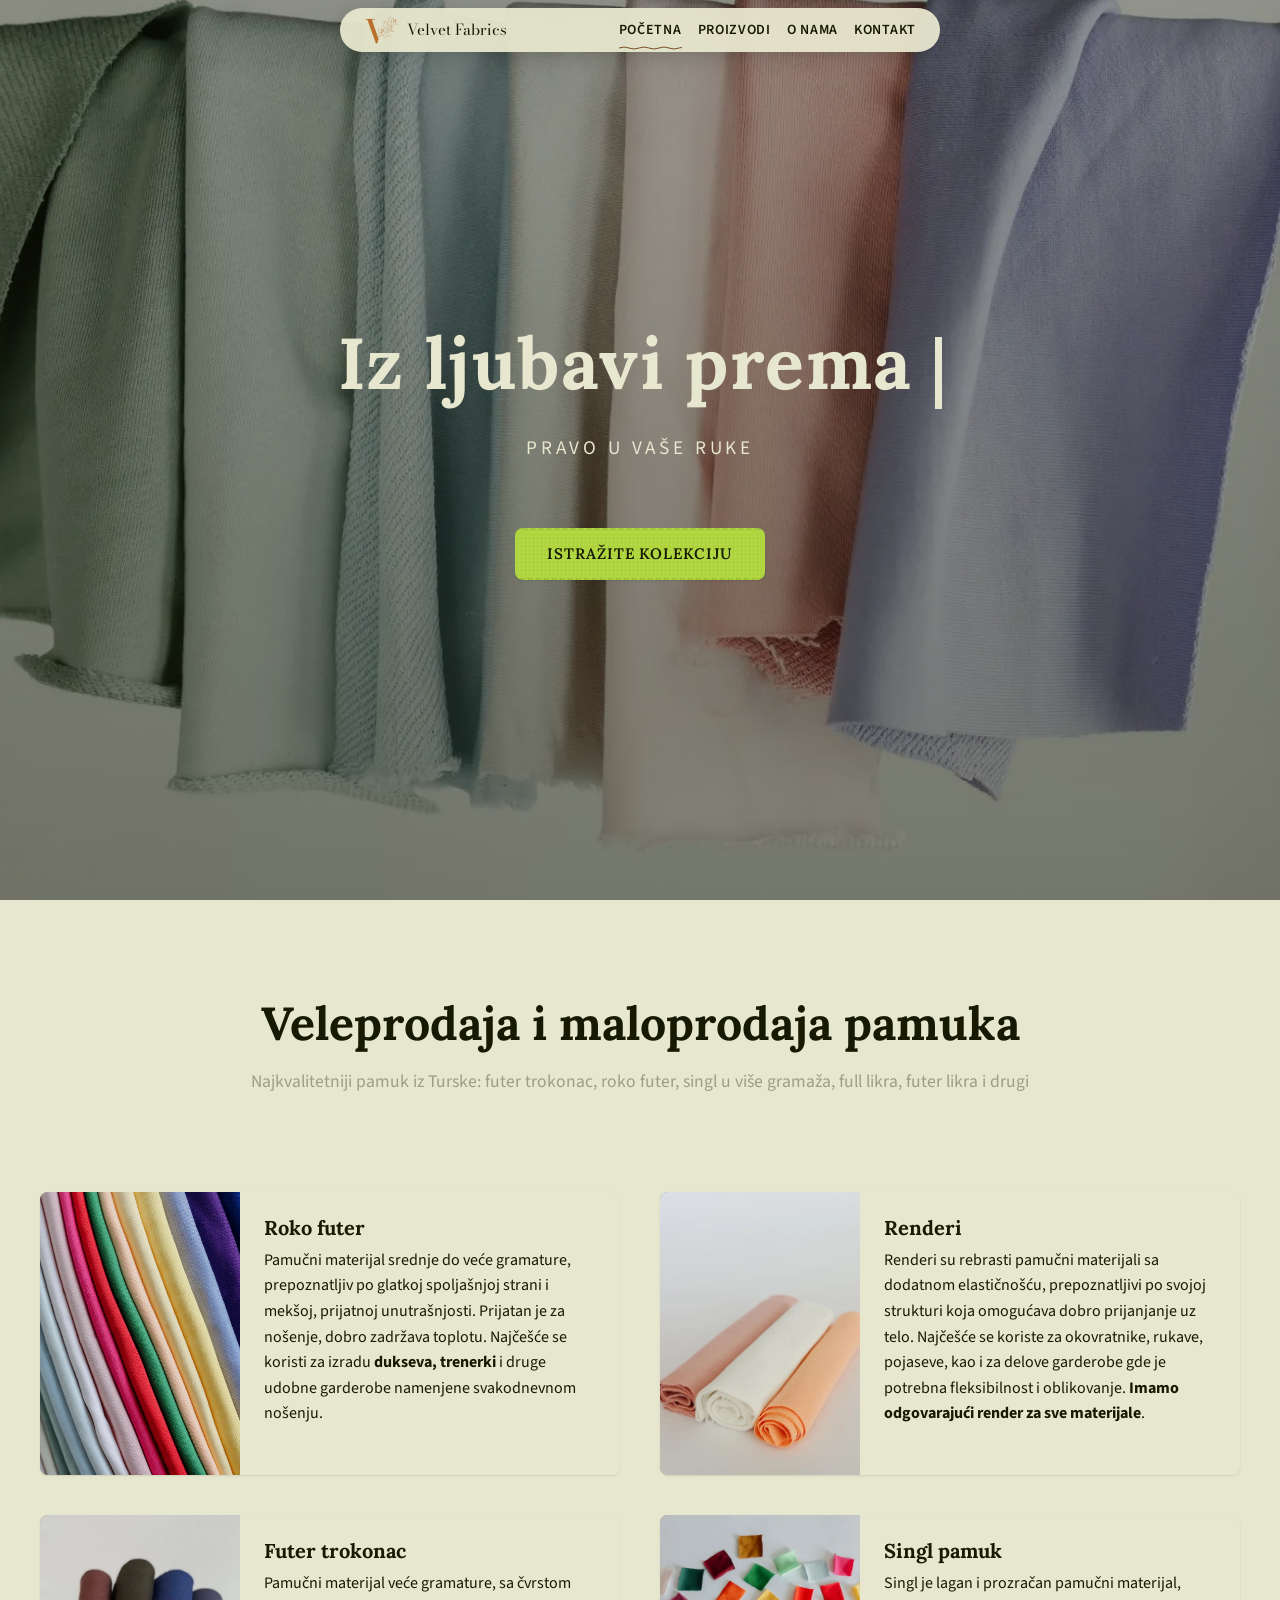
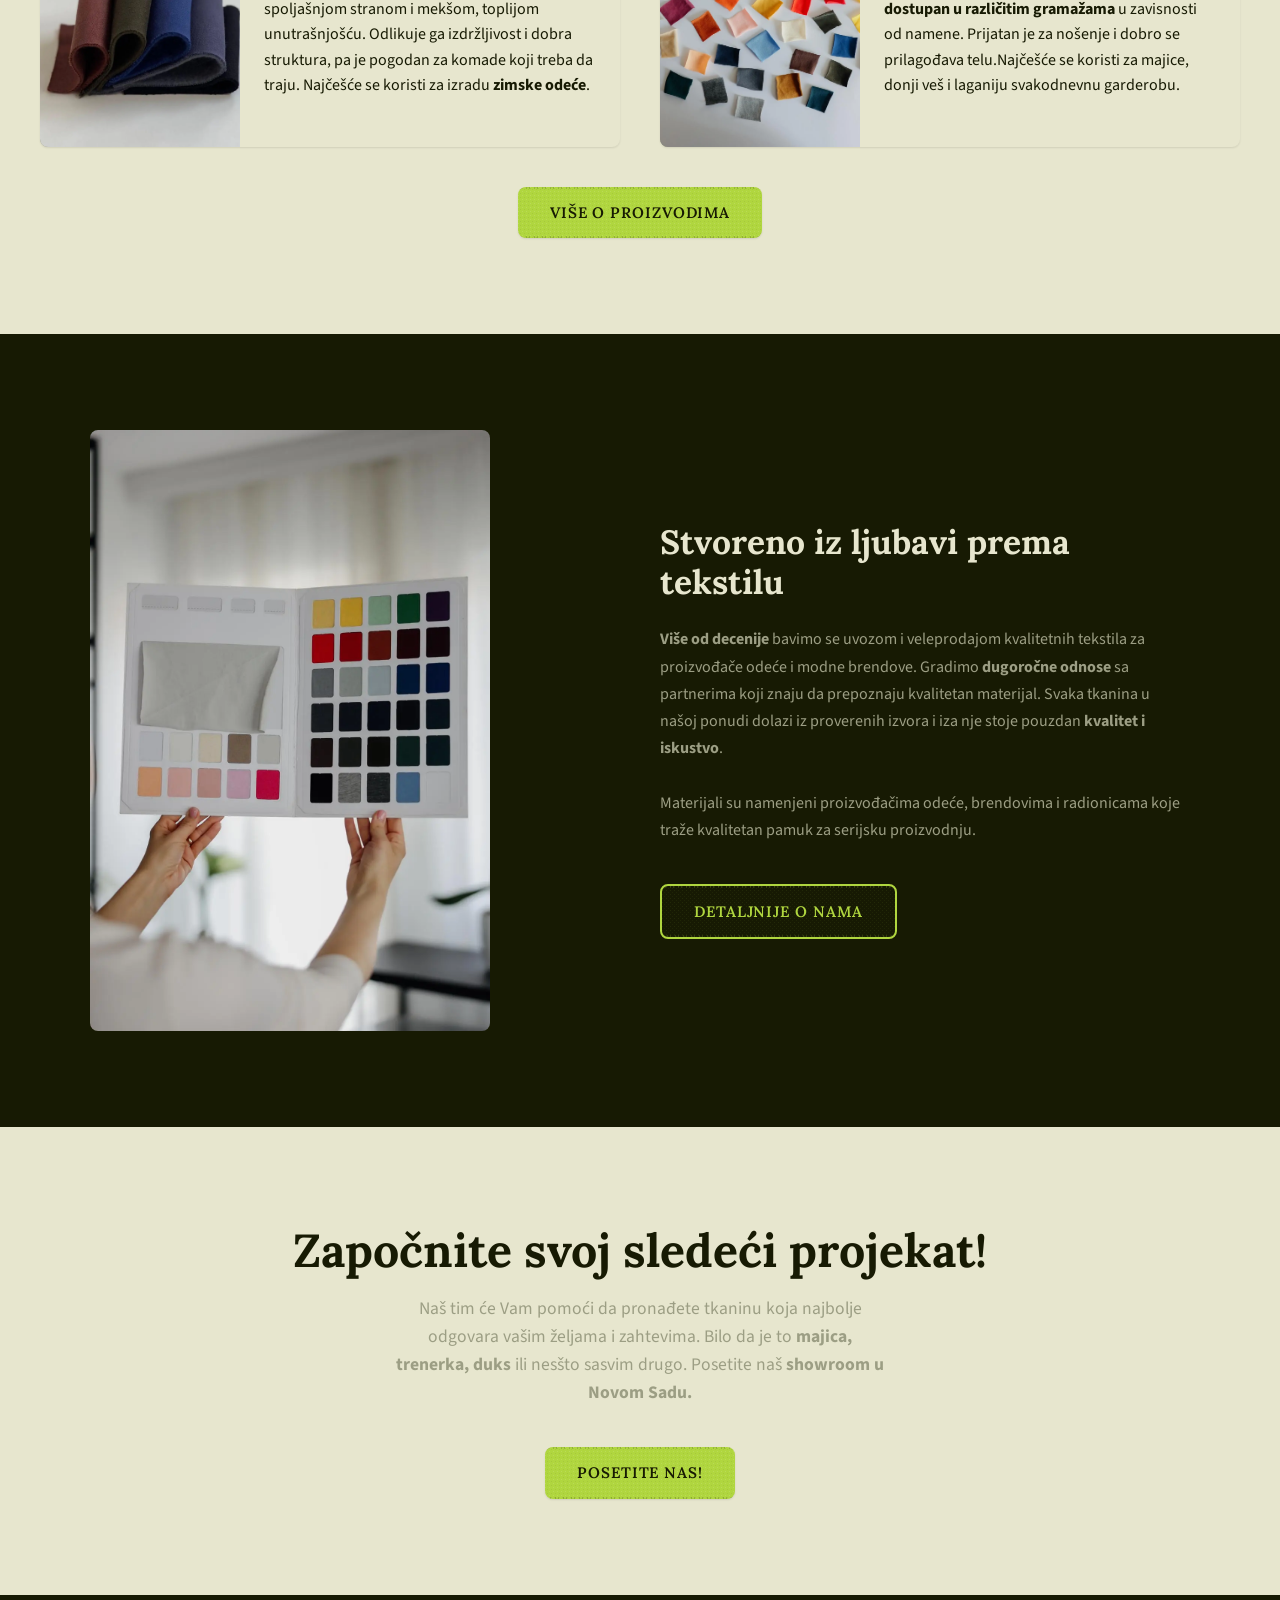
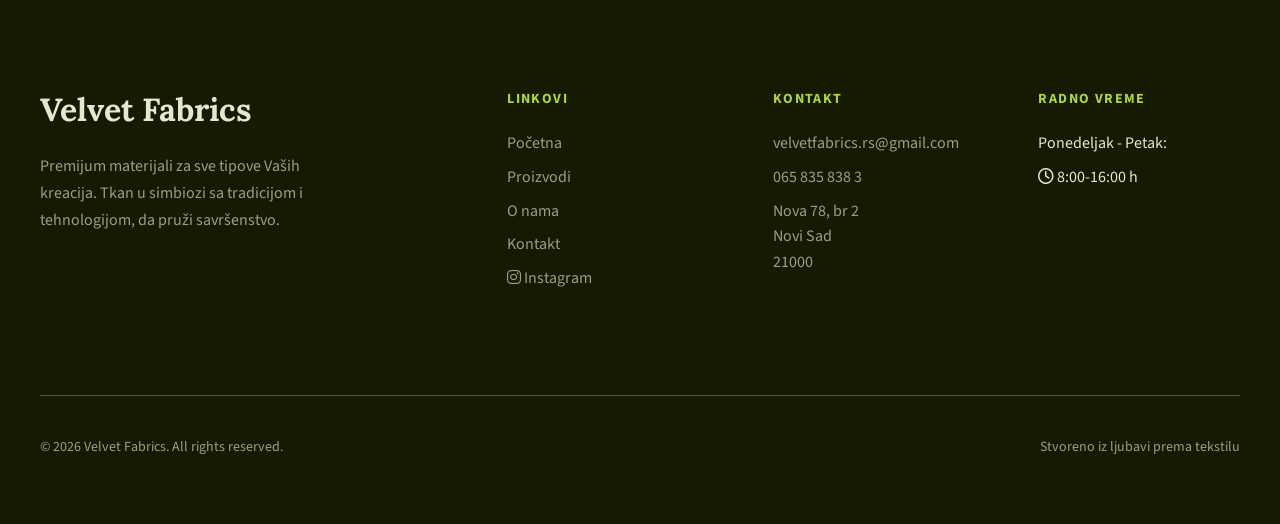
<file: index.html>
<!DOCTYPE html>
<html lang="sr">

<head>
  <meta charset="UTF-8">
  <meta name="viewport" content="width=device-width, initial-scale=1.0">
  <title>Velvet Fabrics | Veleprodaja premijum pamučnih materijala</title>

  <!-- Meta tags SEO -->
  <meta name="description"
    content="Veleprodaja premijum pamučnih materijala iz uvoza iz Turske. Velvet Fabrics Novi Sad – kvalitetni materijali za proizvođače odeće u Srbiji.">
  <meta name="robots" content="index, follow">
  <meta name="author" content="Velvet Fabrics">
  <meta name="geo.region" content="RS-VO">
  <meta name="geo.placename" content="Novi Sad">
  <meta name="geo.position" content="45.2671;19.8335">
  <meta name="ICBM" content="45.2671, 19.8335">

  <meta property="og:type" content="website">
  <meta property="og:title" content="Velvet Fabrics – Veleprodaja pamučnih materijala">
  <meta property="og:description" content="Premijum pamuk i pamučni materijali iz Turske za proizvođače odeće.">
  <meta property="og:url" content="https://velvetfabrics.rs">
  <meta property="og:image" content="https://velvetfabrics.rs/assets/img/og-image.jpg">
  <meta property="og:locale" content="sr_RS">

  <link rel="alternate" hreflang="sr-RS" href="https://velvetfabrics.rs">
  <link rel="alternate" hreflang="x-default" href="https://velvetfabrics.rs">
  <link rel="canonical" href="https://velvetfabrics.rs">

  <!-- Fonts -->
  <link rel="preconnect" href="https://fonts.googleapis.com">
  <link rel="preconnect" href="https://fonts.gstatic.com" crossorigin>
  <link
    href="https://fonts.googleapis.com/css2?family=Bodoni+Moda:opsz,wght@6..96,400;6..96,500&family=Lora:ital,wght@0,400;0,500;0,600;1,400&family=Source+Sans+Pro:wght@400;600;700&display=swap"
    rel="stylesheet">

  <!-- Styles -->
  <link rel="stylesheet" href="assets/css/style.css">

  <!-- Icons -->
  <link rel="icon" type="image/png" href="assets/img/V-logo-48px.png">
  <link rel="stylesheet" href="https://cdnjs.cloudflare.com/ajax/libs/font-awesome/6.4.0/css/all.min.css">

  <!-- Schema.org -->
  <script type="application/ld+json">
  {
    "@context": "https://schema.org",
    "@type": "WholesaleStore",
    "name": "Velvet Fabrics",
    "description": "Veleprodaja premijum pamučnih materijala iz uvoza iz Turske za tržište Srbije",
    "url": "https://velvetfabrics.rs",
    "email": "velvetfabrics.rs@gmail.com",
    "telephone": "+381 65 835 838 3",
    "sameAs": [
      "https://instagram.com/fabrika_tekstila"
    ],
    "address": {
      "@type": "PostalAddress",
      "streetAddress": "Nova 78, br 2",
      "addressLocality": "Novi Sad",
      "postalCode": "21000",
      "addressCountry": "RS"
    },
    "areaServed": {
      "@type": "Country",
      "name": "Serbia"
    },
    "openingHoursSpecification": {
    "@type": "OpeningHoursSpecification",
    "dayOfWeek": [
      "Monday","Tuesday","Wednesday","Thursday","Friday"
    ],
    "opens": "08:00",
    "closes": "16:00"
    }
  }
  </script>

  <!-- Breadcrumb Schema -->
  <script type="application/ld+json">
  {
    "@context": "https://schema.org",
    "@type": "BreadcrumbList",
    "itemListElement": [
      {
        "@type": "ListItem",
        "position": 1,
        "name": "Početna",
        "item": "https://velvetfabrics.rs/index.html"
      }
    ]
  }
  </script>
</head>

<body>
  <!-- Skip to Content -->
  <a href="#main" class="skip-link">Skip to main content</a>

  <!-- Navigation -->
  <nav class="navbar compact" role="navigation" aria-label="Main navigation">
    <div class="navbar-container">
      <a href="index.html" class="logo">
        <picture>
          <source srcset="assets/img/V-logo-transparent.webp" type="image/webp">
          <img src="assets/img/V-logo-transparent.png" alt="Velvet Fabrics logo - Veleprodaja pamučnih materijal"
            class="logo-icon">
        </picture> Velvet
        Fabrics
      </a>

      <ul class="nav-links">
        <li><a href="index.html" class="nav-link active">Početna</a></li>
        <li><a href="proizvodi/" class="nav-link">Proizvodi</a></li>
        <li><a href="o-nama/" class="nav-link">O nama</a></li>
        <li><a href="kontakt/" class="nav-link">Kontakt</a></li>
      </ul>

      <button class="hamburger" aria-label="Toggle menu" aria-expanded="false" aria-controls="mobile-menu">
        <span></span>
        <span></span>
        <span></span>
      </button>
    </div>
  </nav>

  <!-- Mobile Menu -->
  <div class="mobile-menu" id="mobile-menu" role="dialog" aria-label="Mobile navigation" aria-hidden="true">
    <ul class="nav-links">
      <li><a href="index.html" class="nav-link">Početna</a></li>
      <li><a href="proizvodi/" class="nav-link">Proizvodi</a></li>
      <li><a href="o-nama/" class="nav-link">O nama</a></li>
      <li><a href="kontakt/" class="nav-link">Kontakt</a></li>
    </ul>
  </div>
  <div class="menu-overlay" aria-hidden="true"></div>

  <!-- Main Content -->
  <main class="page-content" id="main">
    <!-- Hero Section -->
    <section class="hero">
      <div class="hero-image">
        <picture>
          <source srcset="assets/img/hero.webp" type="image/webp">
          <img src="assets/img/hero.jpg" alt="Premijum pamučni materijali i tekstil iz Turske - Velvet Fabrics"
            loading="lazy">
        </picture>
      </div>
      <div class="hero-overlay"></div>
      <div class="hero-content">
        <h1 class="hero-title"><span class="typewriter" data-text="Iz ljubavi prema tekstilu."></span><span
            class="cursor"></span></h1>
        <p class="hero-subtitle"><span class="subtitle-animate"><span class="highlight-marker">Pravo u vaše
              ruke</span></span></p>
        <div class="hero-cta">
          <a href="#featured-products" class="btn btn-textile">Istražite kolekciju</a>
        </div>
      </div>
    </section>

    <!-- Featured Products -->
    <section class="section">
      <div class="container">
        <div class="section-header animate-on-scroll">
          <h2 class="section-title" id="featured-products">Veleprodaja i maloprodaja pamuka</h2>
          <p class="section-subtitle">Najkvalitetniji pamuk iz Turske: futer trokonac, roko futer, singl u više gramaža,
            full likra, futer likra i drugi </p>
        </div>

        <div class="product-grid">
          <article class="product-card animate-on-scroll">
            <div class="product-image">
              <picture>
                <source srcset="assets/img/roko-futer-3-velvet-fabrics.webp" type="image/webp">
                <img src="assets/img/roko-futer-3-velvet-fabrics.jpg"
                  alt="Roko futer u raznim bojama idealan za dukseve i trenerke" loading="lazy">
              </picture>
            </div>
            <div class="product-info">
              <h3 class="product-name">Roko futer</h3>
              <p class="product-description">Pamučni materijal srednje do veće gramature, prepoznatljiv po glatkoj
                spoljašnjoj strani i mekšoj, prijatnoj unutrašnjosti. Prijatan je za nošenje, dobro zadržava toplotu.
                Najčešće se koristi za izradu<strong> dukseva, trenerki</strong> i druge udobne garderobe namenjene
                svakodnevnom nošenju.</p>
            </div>
          </article>

          <article class="product-card animate-on-scroll">
            <div class="product-image">
              <picture>
                <source srcset="assets/img/renderi.webp" type="image/webp">
                <img src="assets/img/renderi.jpg" alt="Renderi u svim bojama za okovratnike i rukave" loading="lazy">
              </picture>
            </div>
            <div class="product-info">
              <h3 class="product-name">Renderi</h3>
              <p class="product-description">Renderi su rebrasti pamučni materijali sa dodatnom elastičnošću,
                prepoznatljivi po svojoj strukturi koja omogućava dobro prijanjanje uz telo. Najčešće se koriste za
                okovratnike, rukave, pojaseve, kao i za delove garderobe gde je potrebna fleksibilnost i oblikovanje.
                <strong>Imamo odgovarajući render za sve materijale</strong>.
              </p>
            </div>
          </article>

          <article class="product-card animate-on-scroll">
            <div class="product-image">
              <picture>
                <source srcset="assets/img/futer-trokonac.webp" type="image/webp">
                <img src="assets/img/futer-trokonac.jpg"
                  alt="Futer trokonac pamuk veće gramature za zimske dukseve i trenerke" loading="lazy">
              </picture>
            </div>
            <div class="product-info">
              <h3 class="product-name">Futer trokonac</h3>
              <p class="product-description">Pamučni materijal veće gramature, sa čvrstom spoljašnjom stranom i mekšom,
                toplijom unutrašnjošću. Odlikuje ga izdržljivost i dobra struktura, pa je pogodan za komade koji treba
                da traju. Najčešće se koristi za izradu <strong>zimske odeće</strong>.</p>
            </div>
          </article>

          <article class="product-card animate-on-scroll">
            <div class="product-image">
              <picture>
                <source srcset="assets/img/singl-4-velvet-vabrics.webp" type="image/webp">
                <img src="assets/img/singl-4-velvet-vabrics.jpg"
                  alt="Singl pamuk različitih gramaža za proizvodnju majica i letnje odeće" loading="lazy">
              </picture>
            </div>
            <div class="product-info">
              <h3 class="product-name">Singl pamuk</h3>
              <p class="product-description">Singl je lagan i prozračan pamučni materijal, <strong>dostupan u različitim
                  gramažama</strong> u zavisnosti od namene. Prijatan je za nošenje i dobro se prilagođava telu.Najčešće
                se koristi za majice, donji veš i laganiju svakodnevnu garderobu.</p>
            </div>
          </article>
        </div>

        <div class="text-center mt-lg animate-on-scroll">
          <a href="proizvodi/" class="btn btn-textile">Više o proizvodima</a>
        </div>
      </div>
    </section>

    <!-- Brand Story -->
    <section class="section section-dark">
      <div class="container">
        <div class="featured-grid">
          <div class="featured-image animate-on-scroll">
            <picture>
              <source srcset="assets/img/slika13.webp" type="image/webp">
              <img src="assets/img/slika13.jpg" alt="Uvoz tekstila i veleprodaja pamuka u Novom Sadu"" loading=" lazy">
            </picture>
          </div>
          <div class="featured-content animate-on-scroll">
            <h3>Stvoreno iz ljubavi prema tekstilu</h3>
            <p><strong>Više od decenije</strong> bavimo se uvozom i veleprodajom kvalitetnih tekstila za proizvođače
              odeće i modne brendove. Gradimo <strong>dugoročne odnose</strong> sa partnerima koji znaju da prepoznaju
              kvalitetan materijal. Svaka tkanina u našoj ponudi dolazi iz proverenih izvora i iza nje stoje pouzdan
              <strong>kvalitet i iskustvo</strong>.
              <br><br>
              Materijali su namenjeni proizvođačima odeće, brendovima i radionicama koje traže kvalitetan pamuk za
              serijsku proizvodnju.
            </p>
            <a href="o-nama/" class="btn btn-outline">Detaljnije o nama</a>
          </div>
        </div>
      </div>
    </section>

    <!-- Call to Action -->
    <section class="section">
      <div class="container text-center animate-on-scroll">
        <h2 class="section-title">Započnite svoj sledeći projekat!</h2>
        <p class="section-subtitle" style="max-width: 500px; margin: 0 auto var(--space-lg);">Naš tim će Vam pomoći da
          pronađete tkaninu koja najbolje odgovara vašim željama i zahtevima. Bilo da je to <strong>majica, trenerka,
            duks </strong>ili nesšto sasvim drugo. Posetite naš <strong>showroom u Novom Sadu.</strong></p>
        <a href="kontakt/" class="btn btn-textile">Posetite nas!</a>
      </div>
    </section>
  </main>

  <!-- Footer -->
  <footer class="footer">
    <div class="container">
      <div class="footer-grid">
        <div class="footer-brand">
          <h3>Velvet Fabrics</h3>
          <p>Premijum materijali za sve tipove Vaših kreacija. Tkan u simbiozi sa tradicijom i tehnologijom, da pruži
            savršenstvo.</p>
        </div>

        <div class="footer-section">
          <h4 class="footer-title">Linkovi</h4>
          <ul class="footer-links">
            <li><a href="index.html">Početna</a></li>
            <li><a href="proizvodi/">Proizvodi</a></li>
            <li><a href="o-nama/">O nama</a></li>
            <li><a href="kontakt/">Kontakt</a></li>
            <li><a href="https://www.instagram.com/fabrika_tekstila/" target="_blank" rel="noopener"><i
                  class="fab fa-instagram"></i> Instagram</a></li>
          </ul>
        </div>

        <div class="footer-section">
          <h4 class="footer-title">Kontakt</h4>
          <ul class="footer-links">
            <li><a href="#" class="protected-link" data-type="email"
                data-encoded="dmVsdmV0ZmFicmljcy5yc0BnbWFpbC5jb20">velvetfabrics.rs@gmail.com</a></li>
            <li><a href="#" class="protected-link" data-type="phone" data-encoded="MDY1IDgzNSA4MzggMw==">065 835 838
                3</a></li>
            <li><a href="https://maps.google.com/?q=Nova+78+br+2+Novi+Sad+21000" target="_blank" rel="noopener">Nova 78,
                br 2<br>Novi Sad<br>21000</a></li>
          </ul>
        </div>

        <div class="footer-section">
          <h4 class="footer-title">Radno vreme</h4>
          <ul class="footer-links">
            <li>Ponedeljak - Petak:</li>
            <li><i class="far fa-clock"></i> 8:00-16:00 h</li>
          </ul>
        </div>
      </div>

      <div class="footer-bottom">
        <p>&copy; 2026 Velvet Fabrics. All rights reserved.</p>
        <p>Stvoreno iz ljubavi prema tekstilu</p>
      </div>
    </div>
  </footer>

  <!-- Go to Top Button -->
  <button id="goToTop" class="go-to-top" aria-label="Go to top">
    <i class="fas fa-arrow-up"></i>
  </button>

  <!-- Scripts -->
  <script src="assets/js/main.js"></script>
</body>

</html>
</file>
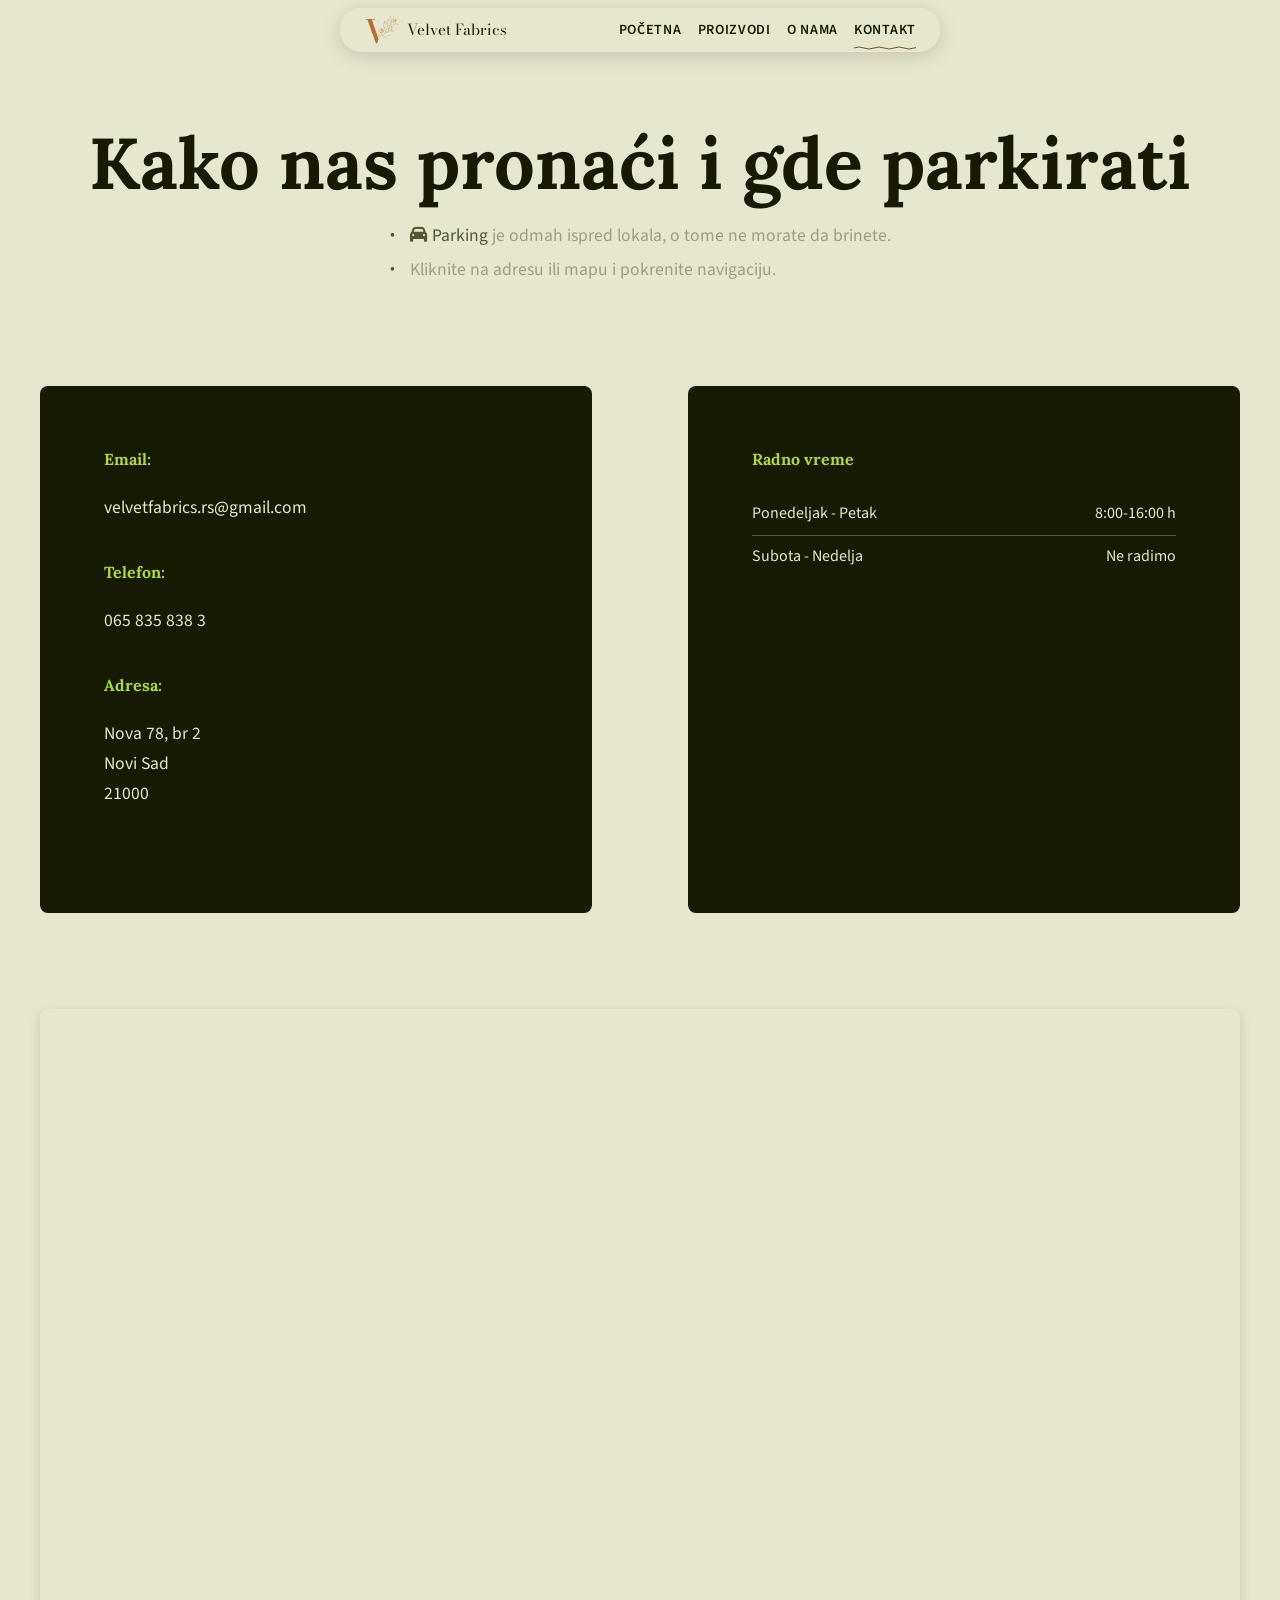
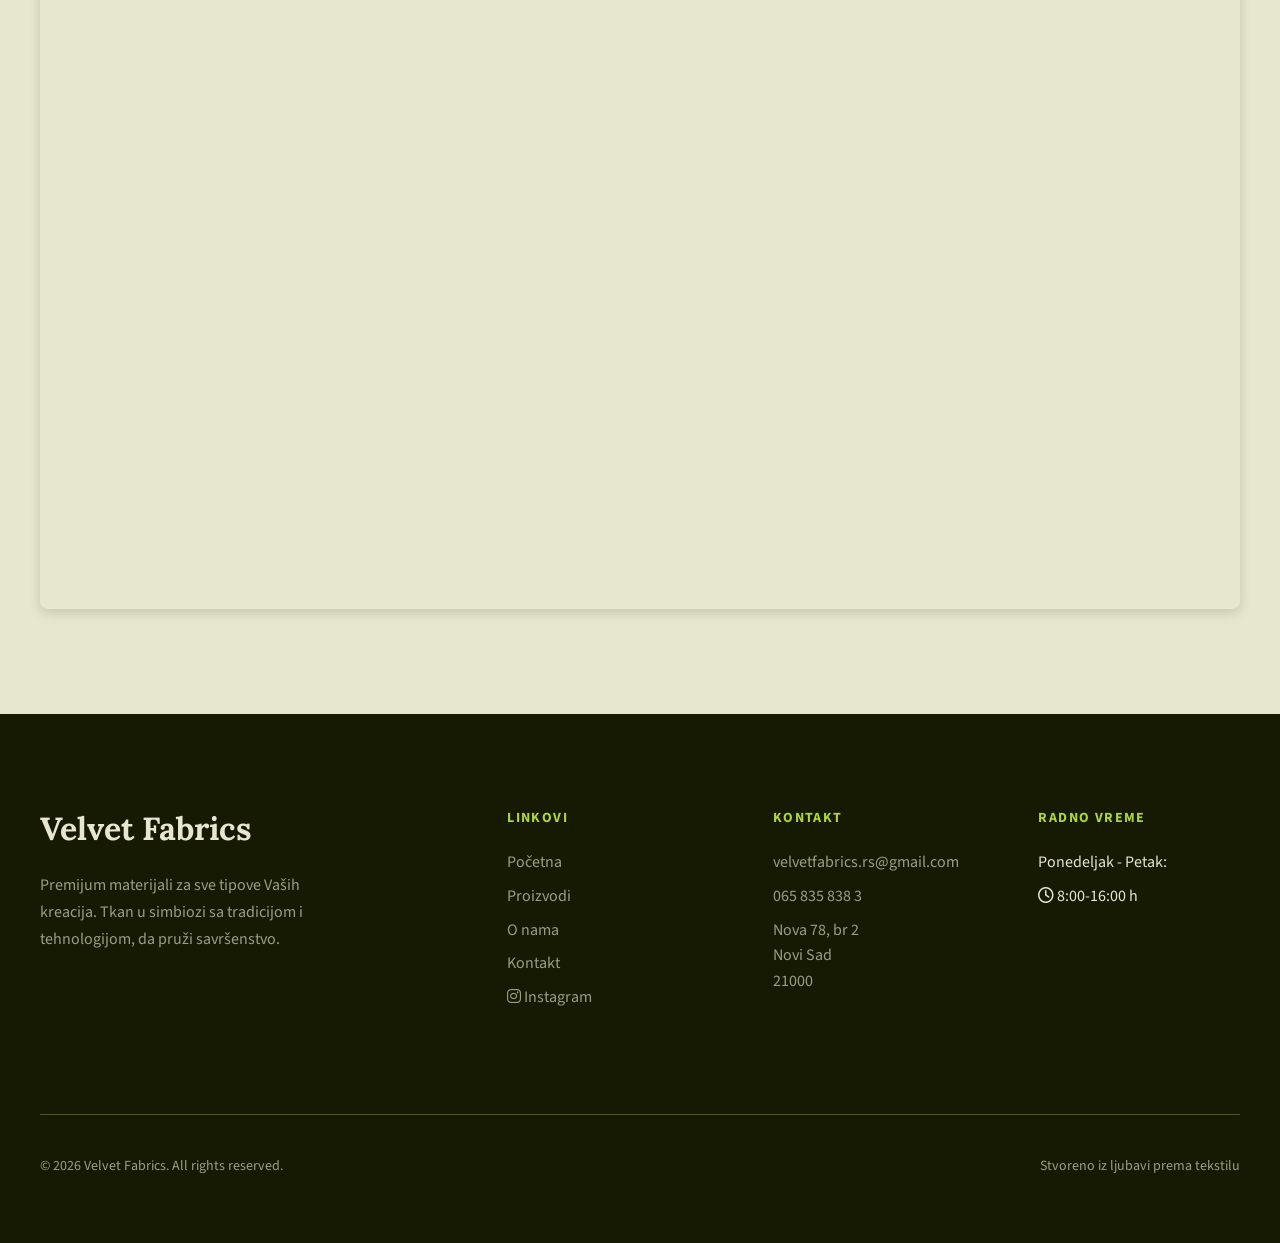
<file: kontakt/index.html>
<!DOCTYPE html>
<html lang="sr">

<head>
  <meta charset="UTF-8">
  <meta name="viewport" content="width=device-width, initial-scale=1.0">
  <title>Kontakt | Velvet Fabrics - Novi Sad</title>

  <!-- meta tags SEO -->
  <meta name="description"
    content="Kontaktirajte Velvet Fabrics – veleprodaja pamučnih materijala u Novom Sadu. Posetite naš showroom i pogledajte materijale uživo.">
  <meta name="robots" content="index, follow">
  <meta name="author" content="Velvet Fabrics">
  <meta name="geo.region" content="RS-VO">
  <meta name="geo.placename" content="Novi Sad">
  <meta name="geo.position" content="45.2671;19.8335">
  <meta name="ICBM" content="45.2671, 19.8335">

  <meta property="og:type" content="website">
  <meta property="og:title" content="Kontakt – Velvet Fabrics Novi Sad">
  <meta property="og:description" content="Posetite nas i pogledajte pamučne materijale uživo.">
  <meta property="og:url" content="https://velvetfabrics.rs/kontakt/">
  <meta property="og:image" content="https://velvetfabrics.rs/assets/img/og-image.jpg">
  <meta property="og:locale" content="sr_RS">

  <link rel="alternate" hreflang="sr-RS" href="https://velvetfabrics.rs/kontakt/">
  <link rel="alternate" hreflang="x-default" href="https://velvetfabrics.rs/kontakt/">
  <link rel="canonical" href="https://velvetfabrics.rs/kontakt/">

  <!-- Fonts -->
  <link rel="preconnect" href="https://fonts.googleapis.com">
  <link rel="preconnect" href="https://fonts.gstatic.com" crossorigin>
  <link
    href="https://fonts.googleapis.com/css2?family=Bodoni+Moda:opsz,wght@6..96,400;6..96,500&family=Lora:ital,wght@0,400;0,500;0,600;1,400&family=Source+Sans+Pro:wght@400;600;700&display=swap"
    rel="stylesheet">

  <!-- Styles -->
  <link rel="stylesheet" href="../assets/css/style.css">

  <!-- Icons -->
  <link rel="icon" type="image/png" href="../assets/img/V-logo-48px.png">
  <link rel="stylesheet" href="https://cdnjs.cloudflare.com/ajax/libs/font-awesome/6.4.0/css/all.min.css">

  <!-- Schema.org -->
  <script type="application/ld+json">
  {
    "@context": "https://schema.org",
    "@type": "WholesaleStore",
    "name": "Velvet Fabrics",
    "description": "Veleprodaja premijum pamučnih materijala iz uvoza iz Turske za tržište Srbije",
    "url": "https://velvetfabrics.rs",
    "email": "velvetfabrics.rs@gmail.com",
    "telephone": "+381 65 835 838 3",
    "sameAs": [
      "https://instagram.com/fabrika_tekstila"
    ],
    "address": {
      "@type": "PostalAddress",
      "streetAddress": "Nova 78, br 2",
      "addressLocality": "Novi Sad",
      "postalCode": "21000",
      "addressCountry": "RS"
    },
    "areaServed": {
      "@type": "Country",
      "name": "Serbia"
    },
    "openingHoursSpecification": {
    "@type": "OpeningHoursSpecification",
    "dayOfWeek": [
      "Monday","Tuesday","Wednesday","Thursday","Friday"
    ],
    "opens": "08:00",
    "closes": "16:00"
    }
  }
  </script>

  <!-- Breadcrumb Schema -->
  <script type="application/ld+json">
  {
    "@context": "https://schema.org",
    "@type": "BreadcrumbList",
    "itemListElement": [
      {
        "@type": "ListItem",
        "position": 1,
        "name": "Početna",
        "item": "https://velvetfabrics.rs/index.html"
      },
      {
        "@type": "ListItem",
        "position": 2,
        "name": "Kontakt",
        "item": "https://velvetfabrics.rs/kontakt/"
      }
    ]
  }
  </script>
</head>

<body>
  <!-- Skip to Content -->
  <a href="#main" class="skip-link">Skip to main content</a>

  <!-- Navigation -->
  <nav class="navbar compact" role="navigation" aria-label="Main navigation">
    <div class="navbar-container">
      <a href="../index.html" class="logo">
        <picture>
          <source srcset="../assets/img/V-logo-transparent.webp" type="image/webp">
          <img src="../assets/img/V-logo-transparent.png" alt="Velvet Fabrics logo - Veleprodaja pamučnih materijala"
            class="logo-icon">
        </picture>
        Velvet Fabrics
      </a>

      <ul class="nav-links">
        <li><a href="../index.html" class="nav-link">Početna</a></li>
        <li><a href="../proizvodi/" class="nav-link">Proizvodi</a></li>
        <li><a href="../o-nama/" class="nav-link">O nama</a></li>
        <li><a href="../kontakt/" class="nav-link active">Kontakt</a></li>
      </ul>

      <button class="hamburger" aria-label="Toggle menu" aria-expanded="false" aria-controls="mobile-menu">
        <span></span>
        <span></span>
        <span></span>
      </button>
    </div>
  </nav>

  <!-- Mobile Menu -->
  <div class="mobile-menu" id="mobile-menu" role="dialog" aria-label="Mobile navigation" aria-hidden="true">
    <ul class="nav-links">
      <li><a href="../index.html" class="nav-link">Početna</a></li>
      <li><a href="../proizvodi/" class="nav-link">Proizvodi</a></li>
      <li><a href="../o-nama/" class="nav-link">O nama</a></li>
      <li><a href="../kontakt/" class="nav-link">Kontakt</a></li>
    </ul>
  </div>
  <div class="menu-overlay" aria-hidden="true"></div>

  <!-- Main Content -->
  <main class="page-content" id="main">
    <!-- Page Header -->
    <section class="section section-contact-header">
      <div class="container">
        <div class="section-header animate-on-scroll">
          <h1 class="section-title">Kako nas pronaći i gde parkirati</h1>
          <ul class="section-subtitle-list">
            <li><a href="#map"><i class="fas fa-car"></i> Parking</a> je odmah ispred lokala, o tome ne morate da
              brinete.</li>
            <li>Kliknite na adresu ili mapu i pokrenite navigaciju.</li>
          </ul>
        </div>

        <div class="contact-grid">
          <!-- Contact Info -->
          <div class="contact-info animate-on-scroll">
            <div class="contact-item">
              <h4>Email:</h4>
              <p><a href="#" class="protected-link" data-type="email"
                  data-encoded="dmVsdmV0ZmFicmljcy5yc0BnbWFpbC5jb20">velvetfabrics.rs@gmail.com</a></p>
            </div>

            <div class="contact-item">
              <h4>Telefon:</h4>
              <p><a href="#" class="protected-link" data-type="phone" data-encoded="MDY1IDgzNSA4MzggMw==">065 835 838
                  3</a></p>
            </div>

            <div class="contact-item">
              <h4>Adresa:</h4>
              <p><a href="https://maps.google.com/?q=Nova+78+br+2+Novi+Sad+21000" target="_blank" rel="noopener">Nova
                  78, br 2<br>Novi Sad<br>21000</a></p>
            </div>
          </div>

          <!-- Working Hours -->
          <div class="working-hours animate-on-scroll">
            <h4>Radno vreme</h4>
            <ul class="hours-list">
              <li>
                <span>Ponedeljak - Petak</span>
                <span>8:00-16:00 h</span>
              </li>
              <li>
                <span>Subota - Nedelja</span>
                <span>Ne radimo</span>
              </li>
            </ul>
          </div>

          <!-- Map -->
          <div class="map-container animate-on-scroll" id="map">
            <iframe title="Mapa lokacije Velvet Fabrics"
              src="https://www.google.com/maps/embed?pb=!1m14!1m12!1m3!1d514.1417909993608!2d19.773173409770788!3d45.24064373531351!2m3!1f0!2f0!3f0!3m2!1i1024!2i768!4f13.1!5e0!3m2!1sen!2srs!4v1777039130785!5m2!1sen!2srs"
              width="600" height="450" style="border:0;" allowfullscreen="" loading="lazy"
              referrerpolicy="no-referrer-when-downgrade"></iframe>
          </div>
        </div>
      </div>
    </section>
  </main>

  <!-- Footer -->
  <footer class="footer">
    <div class="container">
      <div class="footer-grid">
        <div class="footer-brand">
          <h3>Velvet Fabrics</h3>
          <p>Premijum materijali za sve tipove Vaših kreacija. Tkan u simbiozi sa tradicijom i tehnologijom, da pruži
            savršenstvo.</p>
        </div>

        <div class="footer-section">
          <h4 class="footer-title">Linkovi</h4>
          <ul class="footer-links">
            <li><a href="../index.html">Početna</a></li>
            <li><a href="../proizvodi/">Proizvodi</a></li>
            <li><a href="../o-nama/">O nama</a></li>
            <li><a href="../kontakt/">Kontakt</a></li>
            <li><a href="https://www.instagram.com/fabrika_tekstila/" target="_blank" rel="noopener"><i
                  class="fab fa-instagram"></i> Instagram</a></li>
          </ul>
        </div>

        <div class="footer-section">
          <h4 class="footer-title">Kontakt</h4>
          <ul class="footer-links">
            <li><a href="#" class="protected-link" data-type="email"
                data-encoded="dmVsdmV0ZmFicmljcy5yc0BnbWFpbC5jb20">velvetfabrics.rs@gmail.com</a></li>
            <li><a href="#" class="protected-link" data-type="phone" data-encoded="MDY1IDgzNSA4MzggMw==">065 835 838
                3</a></li>
            <li><a href="https://maps.google.com/?q=Nova+78+br+2+Novi+Sad+21000" target="_blank" rel="noopener">Nova 78,
                br 2<br>Novi Sad<br>21000</a></li>
          </ul>
        </div>

        <div class="footer-section">
          <h4 class="footer-title">Radno vreme</h4>
          <ul class="footer-links">
            <li>Ponedeljak - Petak:</li>
            <li><i class="far fa-clock"></i> 8:00-16:00 h</li>
          </ul>
        </div>
      </div>

      <div class="footer-bottom">
        <p>&copy; 2026 Velvet Fabrics. All rights reserved.</p>
        <p>Stvoreno iz ljubavi prema tekstilu</p>
      </div>
    </div>
  </footer>

  <!-- Go to Top Button -->
  <button id="goToTop" class="go-to-top" aria-label="Go to top">
    <i class="fas fa-arrow-up"></i>
  </button>

  <!-- Scripts -->
  <script src="../assets/js/main.js"></script>
</body>

</html>
</file>
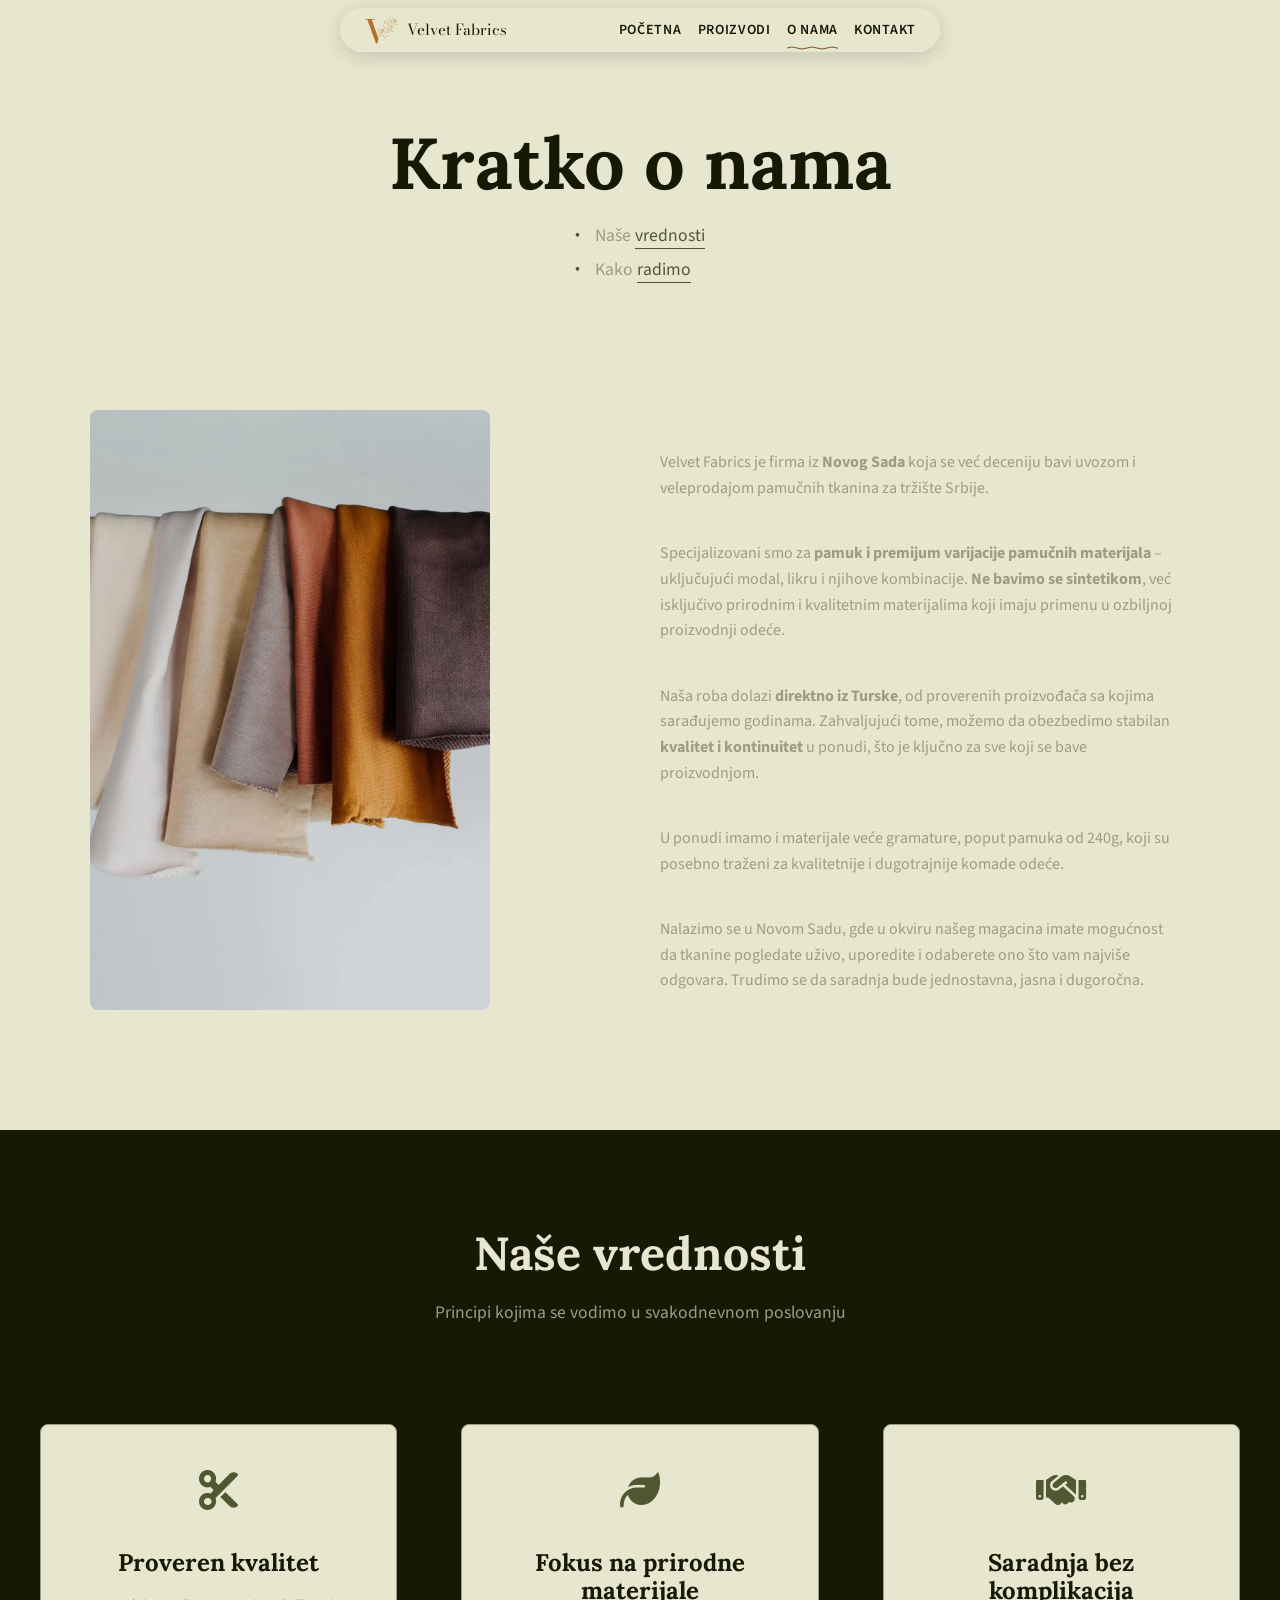
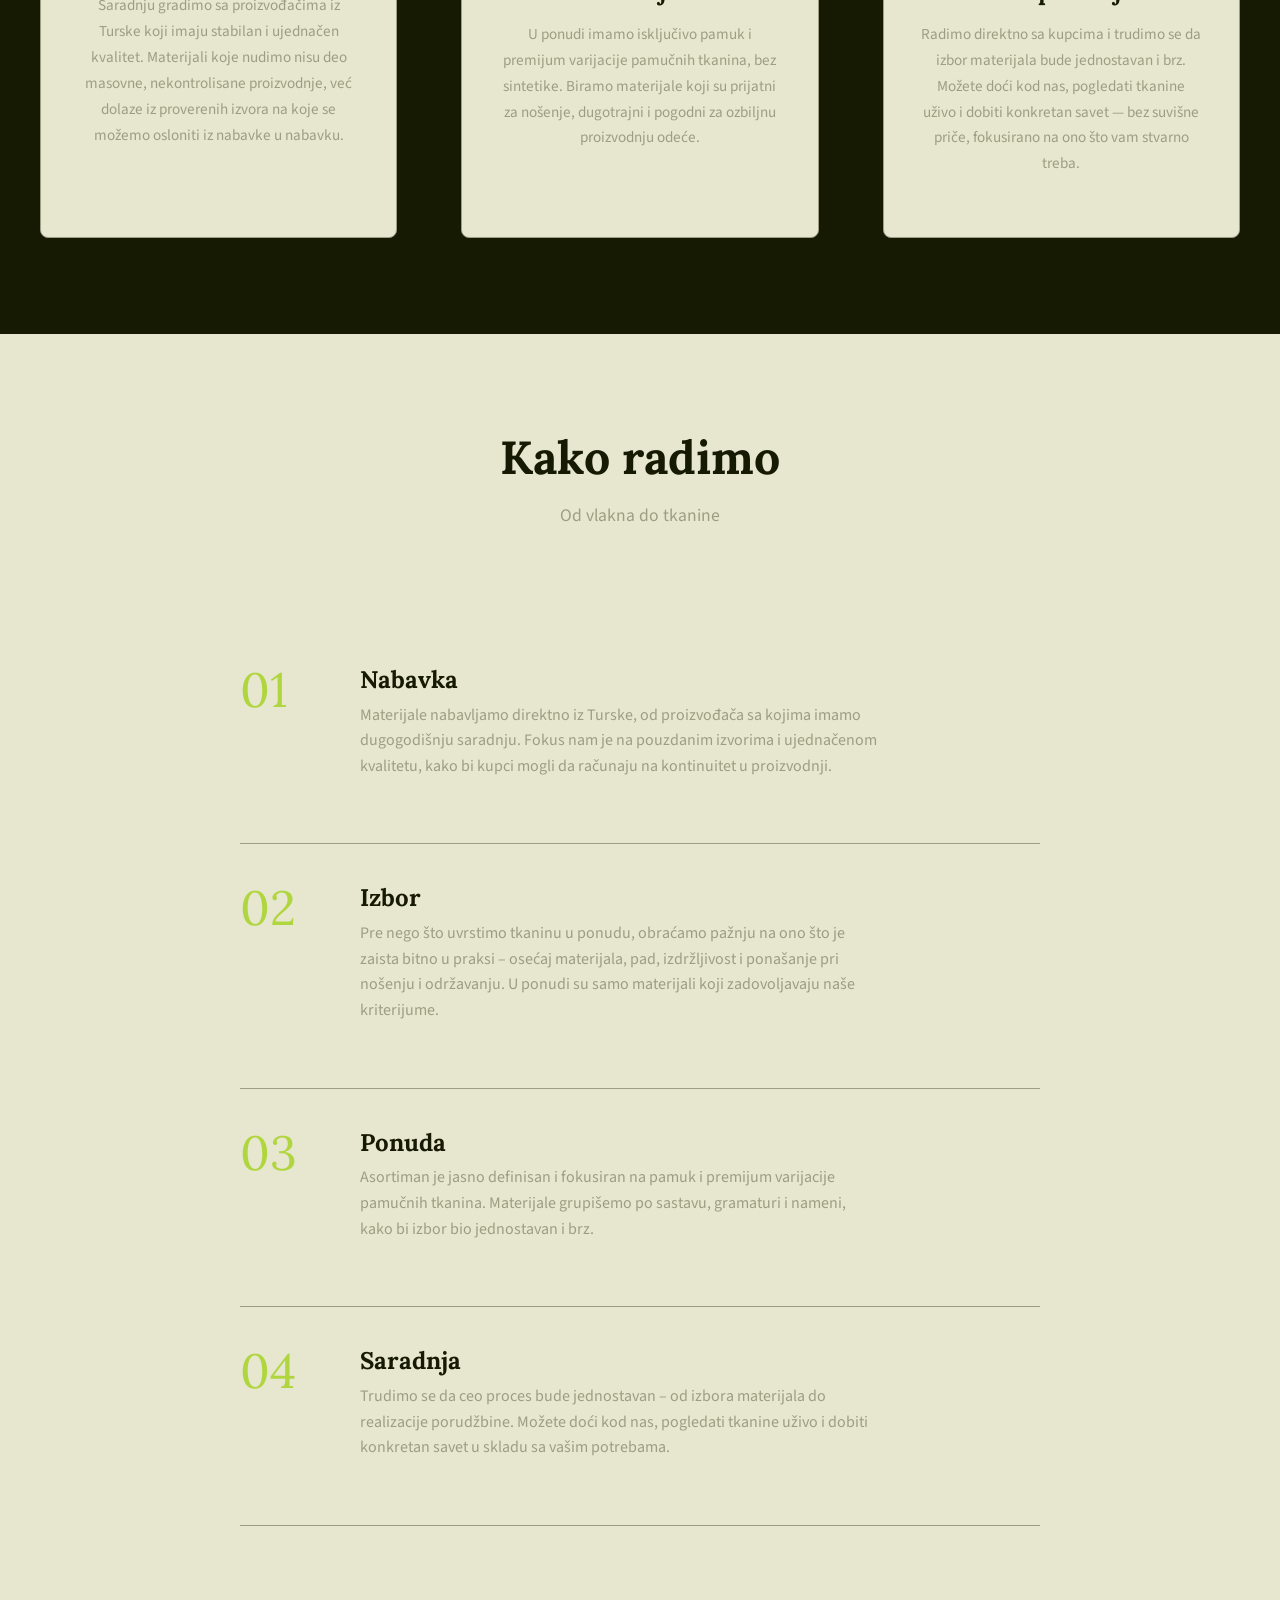
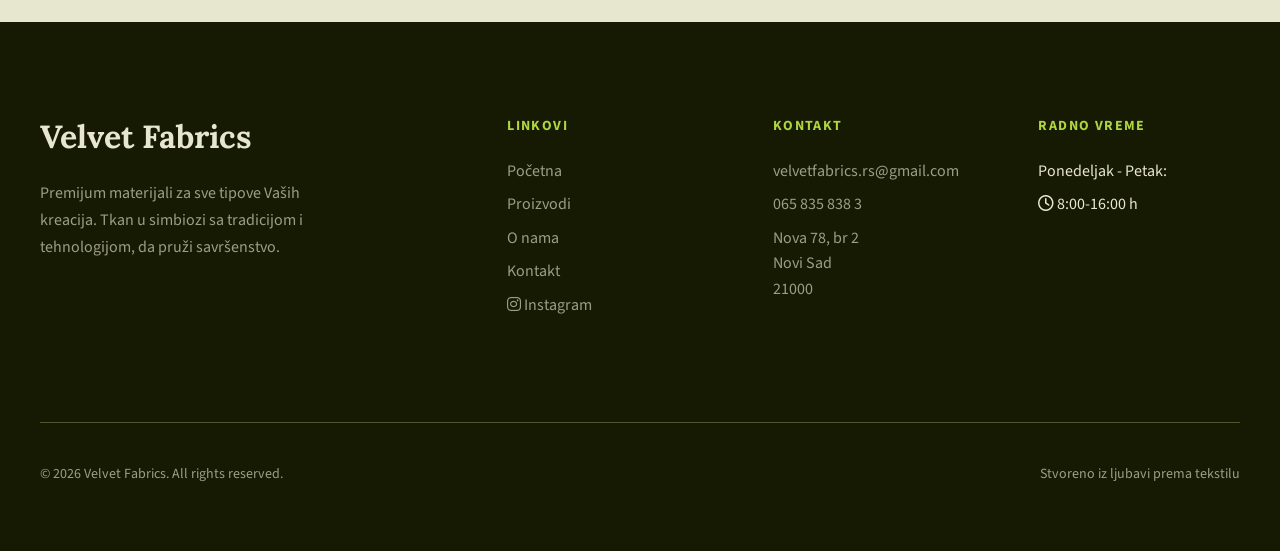
<file: o-nama/index.html>
<!DOCTYPE html>
<html lang="sr">

<head>
  <meta charset="UTF-8">
  <meta name="viewport" content="width=device-width, initial-scale=1.0">
  <title>O nama | Velvet Fabrics - Specijalizovani za pamuk i premijum pamučne materijale iz Turske</title>

  <!-- meta tags SEO -->
  <meta name="description"
    content="Velvet Fabrics – više od 10 godina iskustva u uvozu i veleprodaji pamučnih materijala iz Turske za tržište Srbije.">
  <meta name="robots" content="index, follow">
  <meta name="author" content="Velvet Fabrics">
  <meta name="geo.region" content="RS-VO">
  <meta name="geo.placename" content="Novi Sad">
  <meta name="geo.position" content="45.2671;19.8335">
  <meta name="ICBM" content="45.2671, 19.8335">

  <meta property="og:type" content="website">
  <meta property="og:title" content="O nama – Velvet Fabrics">
  <meta property="og:description" content="Specijalizovani za pamuk i premijum pamučne materijale iz Turske.">
  <meta property="og:url" content="https://velvetfabrics.rs/o-nama/">
  <meta property="og:image" content="https://velvetfabrics.rs/assets/img/og-image.jpg">
  <meta property="og:locale" content="sr_RS">

  <link rel="alternate" hreflang="sr-RS" href="https://velvetfabrics.rs/o-nama/">
  <link rel="alternate" hreflang="x-default" href="https://velvetfabrics.rs/o-nama/">
  <link rel="canonical" href="https://velvetfabrics.rs/o-nama/">

  <!-- Fonts -->
  <link rel="preconnect" href="https://fonts.googleapis.com">
  <link rel="preconnect" href="https://fonts.gstatic.com" crossorigin>
  <link
    href="https://fonts.googleapis.com/css2?family=Bodoni+Moda:opsz,wght@6..96,400;6..96,500&family=Lora:ital,wght@0,400;0,500;0,600;1,400&family=Source+Sans+Pro:wght@400;600;700&display=swap"
    rel="stylesheet">

  <!-- Styles -->
  <link rel="stylesheet" href="../assets/css/style.css">

  <!-- Icons -->
  <link rel="icon" type="image/png" href="../assets/img/V-logo-48px.png">
  <link rel="stylesheet" href="https://cdnjs.cloudflare.com/ajax/libs/font-awesome/6.4.0/css/all.min.css">


  <!-- Breadcrumb Schema -->
  <script type="application/ld+json">
  {
    "@context": "https://schema.org",
    "@type": "BreadcrumbList",
    "itemListElement": [
      {
        "@type": "ListItem",
        "position": 1,
        "name": "Početna",
        "item": "https://velvetfabrics.rs/index.html"
      },
      {
        "@type": "ListItem",
        "position": 2,
        "name": "O nama",
        "item": "https://velvetfabrics.rs/o-nama/"
      }
    ]
  }
  </script>
</head>

<body>
  <!-- Skip to Content -->
  <a href="#main" class="skip-link">Skip to main content</a>

  <!-- Navigation -->
  <nav class="navbar compact" role="navigation" aria-label="Main navigation">
    <div class="navbar-container">
      <a href="../index.html" class="logo">
        <picture>
          <source srcset="../assets/img/V-logo-transparent.webp" type="image/webp">
          <img src="../assets/img/V-logo-transparent.png" alt="Velvet Fabrics logo - Veleprodaja pamučnih materijala"
            class="logo-icon">
        </picture>
        Velvet Fabrics
      </a>

      <ul class="nav-links">
        <li><a href="../index.html" class="nav-link">Početna</a></li>
        <li><a href="../proizvodi/" class="nav-link">Proizvodi</a></li>
        <li><a href="../o-nama/" class="nav-link active">O nama</a></li>
        <li><a href="../kontakt/" class="nav-link">Kontakt</a></li>
      </ul>

      <button class="hamburger" aria-label="Toggle menu" aria-expanded="false" aria-controls="mobile-menu">
        <span></span>
        <span></span>
        <span></span>
      </button>
    </div>
  </nav>

  <!-- Mobile Menu -->
  <div class="mobile-menu" id="mobile-menu" role="dialog" aria-label="Mobile navigation" aria-hidden="true">
    <ul class="nav-links">
      <li><a href="../index.html" class="nav-link">Početna</a></li>
      <li><a href="../proizvodi/" class="nav-link">Proizvodi</a></li>
      <li><a href="../o-nama/" class="nav-link">O nama</a></li>
      <li><a href="../kontakt/" class="nav-link">Kontakt</a></li>
    </ul>
  </div>
  <div class="menu-overlay" aria-hidden="true"></div>

  <!-- Main Content -->
  <main class="page-content" id="main">
    <!-- Our Story -->
    <section class="section" style="padding-top: 120px;">
      <div class="container">
        <div class="section-header animate-on-scroll">
          <h1 class="section-title">Kratko o nama</h1>
          <ul class="section-subtitle-list">
            <li> Naše <a href="#NaseVrednosti" class="section-link">vrednosti</a></li>
            <li> Kako <a href="#KakoRadimo" class="section-link">radimo</a></li>
        </div>

        <div class="featured-grid">
          <div class="featured-image animate-on-scroll">
            <picture>
              <source media="(max-width: 768px)" srcset="../assets/img/roko-futer-19-velvet-fabrics.webp"
                type="image/webp">
              <source media="(max-width: 768px)" srcset="../assets/img/roko-futer-19-velvet-fabrics.jpg">
              <source srcset="../assets/img/roko-futer-17-velvet-fabrics.webp" type="image/webp">
              <img src="../assets/img/roko-futer-17-velvet-fabrics.jpg" alt="roko futer oker nijanse" loading="lazy">
            </picture>
          </div>
          <div class="featured-content animate-on-scroll">
            <h3>Čime se bavimo</h3>
            <p>Velvet Fabrics je firma iz <strong>Novog Sada</strong> koja se već deceniju bavi uvozom i veleprodajom
              pamučnih tkanina za tržište Srbije.</p>
            <p>Specijalizovani smo za <strong>pamuk i premijum varijacije pamučnih materijala</strong> – uključujući
              modal, likru i njihove kombinacije. <strong>Ne bavimo se sintetikom</strong>, već isključivo prirodnim i
              kvalitetnim materijalima koji imaju primenu u ozbiljnoj proizvodnji odeće.</p>
            <p>Naša roba dolazi <strong>direktno iz Turske</strong>, od proverenih proizvođača sa kojima sarađujemo
              godinama. Zahvaljujući tome, možemo da obezbedimo stabilan <strong>kvalitet i kontinuitet</strong> u
              ponudi, što je ključno za sve koji se bave proizvodnjom.</p>
            <p>U ponudi imamo i materijale veće gramature, poput pamuka od 240g, koji su posebno traženi za kvalitetnije
              i dugotrajnije komade odeće.</p>
            <p>Nalazimo se u Novom Sadu, gde u okviru našeg magacina imate mogućnost da tkanine pogledate uživo,
              uporedite i odaberete ono što vam najviše odgovara. Trudimo se da saradnja bude jednostavna, jasna i
              dugoročna.</p>
          </div>
        </div>
      </div>
    </section>

    <!-- Values -->
    <section class="section section-dark">
      <div class="container">
        <div class="section-header animate-on-scroll">
          <h2 class="section-title" id="NaseVrednosti">Naše vrednosti</h2>
          <p class="section-subtitle">Principi kojima se vodimo u svakodnevnom poslovanju</p>
        </div>

        <div class="values-grid">
          <div class="value-card animate-on-scroll">
            <div class="value-icon"><i class="fas fa-scissors"></i></div>
            <h3 class="value-title">Proveren kvalitet</h3>
            <p class="value-text">Saradnju gradimo sa proizvođačima iz Turske koji imaju stabilan i ujednačen kvalitet.
              Materijali koje nudimo nisu deo masovne, nekontrolisane proizvodnje, već dolaze iz proverenih izvora na
              koje se možemo osloniti iz nabavke u nabavku.</p>
          </div>

          <div class="value-card animate-on-scroll">
            <div class="value-icon"><i class="fas fa-leaf"></i></div>
            <h3 class="value-title">Fokus na prirodne materijale</h3>
            <p class="value-text">U ponudi imamo isključivo pamuk i premijum varijacije pamučnih tkanina, bez sintetike.
              Biramo materijale koji su prijatni za nošenje, dugotrajni i pogodni za ozbiljnu proizvodnju odeće.</p>
          </div>

          <div class="value-card animate-on-scroll">
            <div class="value-icon"><i class="fas fa-handshake"></i></div>
            <h3 class="value-title">Saradnja bez komplikacija</h3>
            <p class="value-text">Radimo direktno sa kupcima i trudimo se da izbor materijala bude jednostavan i brz.
              Možete doći kod nas, pogledati tkanine uživo i dobiti konkretan savet — bez suvišne priče, fokusirano na
              ono što vam stvarno treba.</p>
          </div>
        </div>
      </div>
    </section>

    <!-- Our Process -->
    <section class="section">
      <div class="container">
        <div class="section-header animate-on-scroll">
          <h2 class="section-title" id="KakoRadimo">Kako radimo</h2>
          <p class="section-subtitle"> Od vlakna do tkanine</p>
        </div>

        <div class="process-section">
          <div class="process-step animate-on-scroll">
            <span class="process-number">01</span>
            <div class="process-content">
              <h4>Nabavka</h4>
              <p>Materijale nabavljamo direktno iz Turske, od proizvođača sa kojima imamo dugogodišnju saradnju. Fokus
                nam je na pouzdanim izvorima i ujednačenom kvalitetu, kako bi kupci mogli da računaju na kontinuitet u
                proizvodnji.</p>
            </div>
          </div>

          <div class="process-step animate-on-scroll">
            <span class="process-number">02</span>
            <div class="process-content">
              <h4>Izbor</h4>
              <p>Pre nego što uvrstimo tkaninu u ponudu, obraćamo pažnju na ono što je zaista bitno u praksi – osećaj
                materijala, pad, izdržljivost i ponašanje pri nošenju i održavanju. U ponudi su samo materijali koji
                zadovoljavaju naše kriterijume.</p>
            </div>
          </div>

          <div class="process-step animate-on-scroll">
            <span class="process-number">03</span>
            <div class="process-content">
              <h4>Ponuda</h4>
              <p>Asortiman je jasno definisan i fokusiran na pamuk i premijum varijacije pamučnih tkanina. Materijale
                grupišemo po sastavu, gramaturi i nameni, kako bi izbor bio jednostavan i brz.</p>
            </div>
          </div>

          <div class="process-step animate-on-scroll">
            <span class="process-number">04</span>
            <div class="process-content">
              <h4>Saradnja</h4>
              <p>Trudimo se da ceo proces bude jednostavan – od izbora materijala do realizacije porudžbine. Možete doći
                kod nas, pogledati tkanine uživo i dobiti konkretan savet u skladu sa vašim potrebama.</p>
            </div>
          </div>
        </div>
      </div>
    </section>
  </main>

  <!-- Footer -->
  <footer class="footer">
    <div class="container">
      <div class="footer-grid">
        <div class="footer-brand">
          <h3>Velvet Fabrics</h3>
          <p>Premijum materijali za sve tipove Vaših kreacija. Tkan u simbiozi sa tradicijom i tehnologijom, da pruži
            savršenstvo.</p>
        </div>

        <div class="footer-section">
          <h4 class="footer-title">Linkovi</h4>
          <ul class="footer-links">
            <li><a href="../index.html">Početna</a></li>
            <li><a href="../proizvodi/">Proizvodi</a></li>
            <li><a href="../o-nama/">O nama</a></li>
            <li><a href="../kontakt/">Kontakt</a></li>
            <li><a href="https://www.instagram.com/fabrika_tekstila/" target="_blank" rel="noopener"><i
                  class="fab fa-instagram"></i> Instagram</a></li>
          </ul>
        </div>

        <div class="footer-section">
          <h4 class="footer-title">Kontakt</h4>
          <ul class="footer-links">
            <li><a href="#" class="protected-link" data-type="email"
                data-encoded="dmVsdmV0ZmFicmljcy5yc0BnbWFpbC5jb20">velvetfabrics.rs@gmail.com</a></li>
            <li><a href="#" class="protected-link" data-type="phone" data-encoded="MDY1IDgzNSA4MzggMw==">065 835 838
                3</a></li>
            <li><a href="https://maps.google.com/?q=Nova+78+br+2+Novi+Sad+21000" target="_blank" rel="noopener">Nova 78,
                br 2<br>Novi Sad<br>21000</a></li>
          </ul>
        </div>

        <div class="footer-section">
          <h4 class="footer-title">Radno vreme</h4>
          <ul class="footer-links">
            <li>Ponedeljak - Petak:</li>
            <li><i class="far fa-clock"></i> 8:00-16:00 h</li>
          </ul>
        </div>
      </div>

      <div class="footer-bottom">
        <p>&copy; 2026 Velvet Fabrics. All rights reserved.</p>
        <p>Stvoreno iz ljubavi prema tekstilu</p>
      </div>
    </div>
  </footer>

  <!-- Go to Top Button -->
  <button id="goToTop" class="go-to-top" aria-label="Go to top">
    <i class="fas fa-arrow-up"></i>
  </button>

  <!-- Scripts -->
  <script src="../assets/js/main.js"></script>
</body>

</html>
</file>
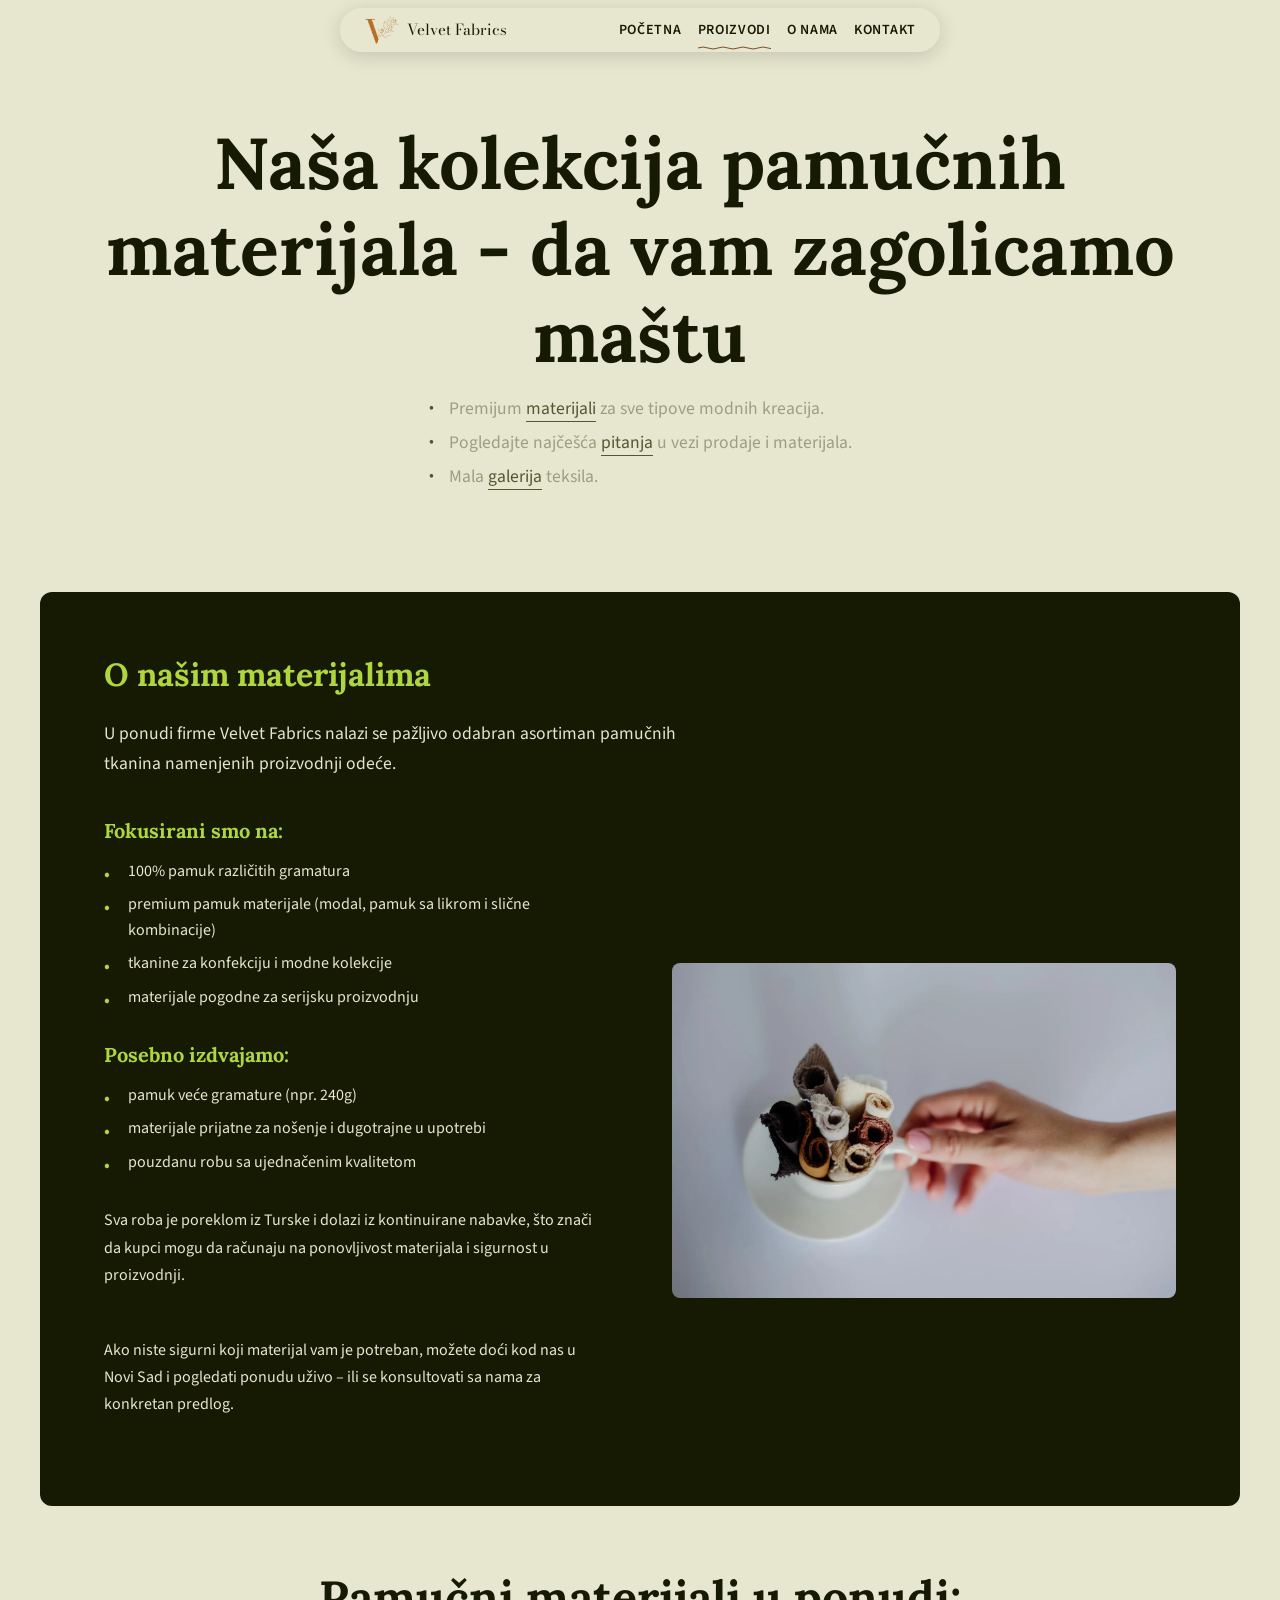
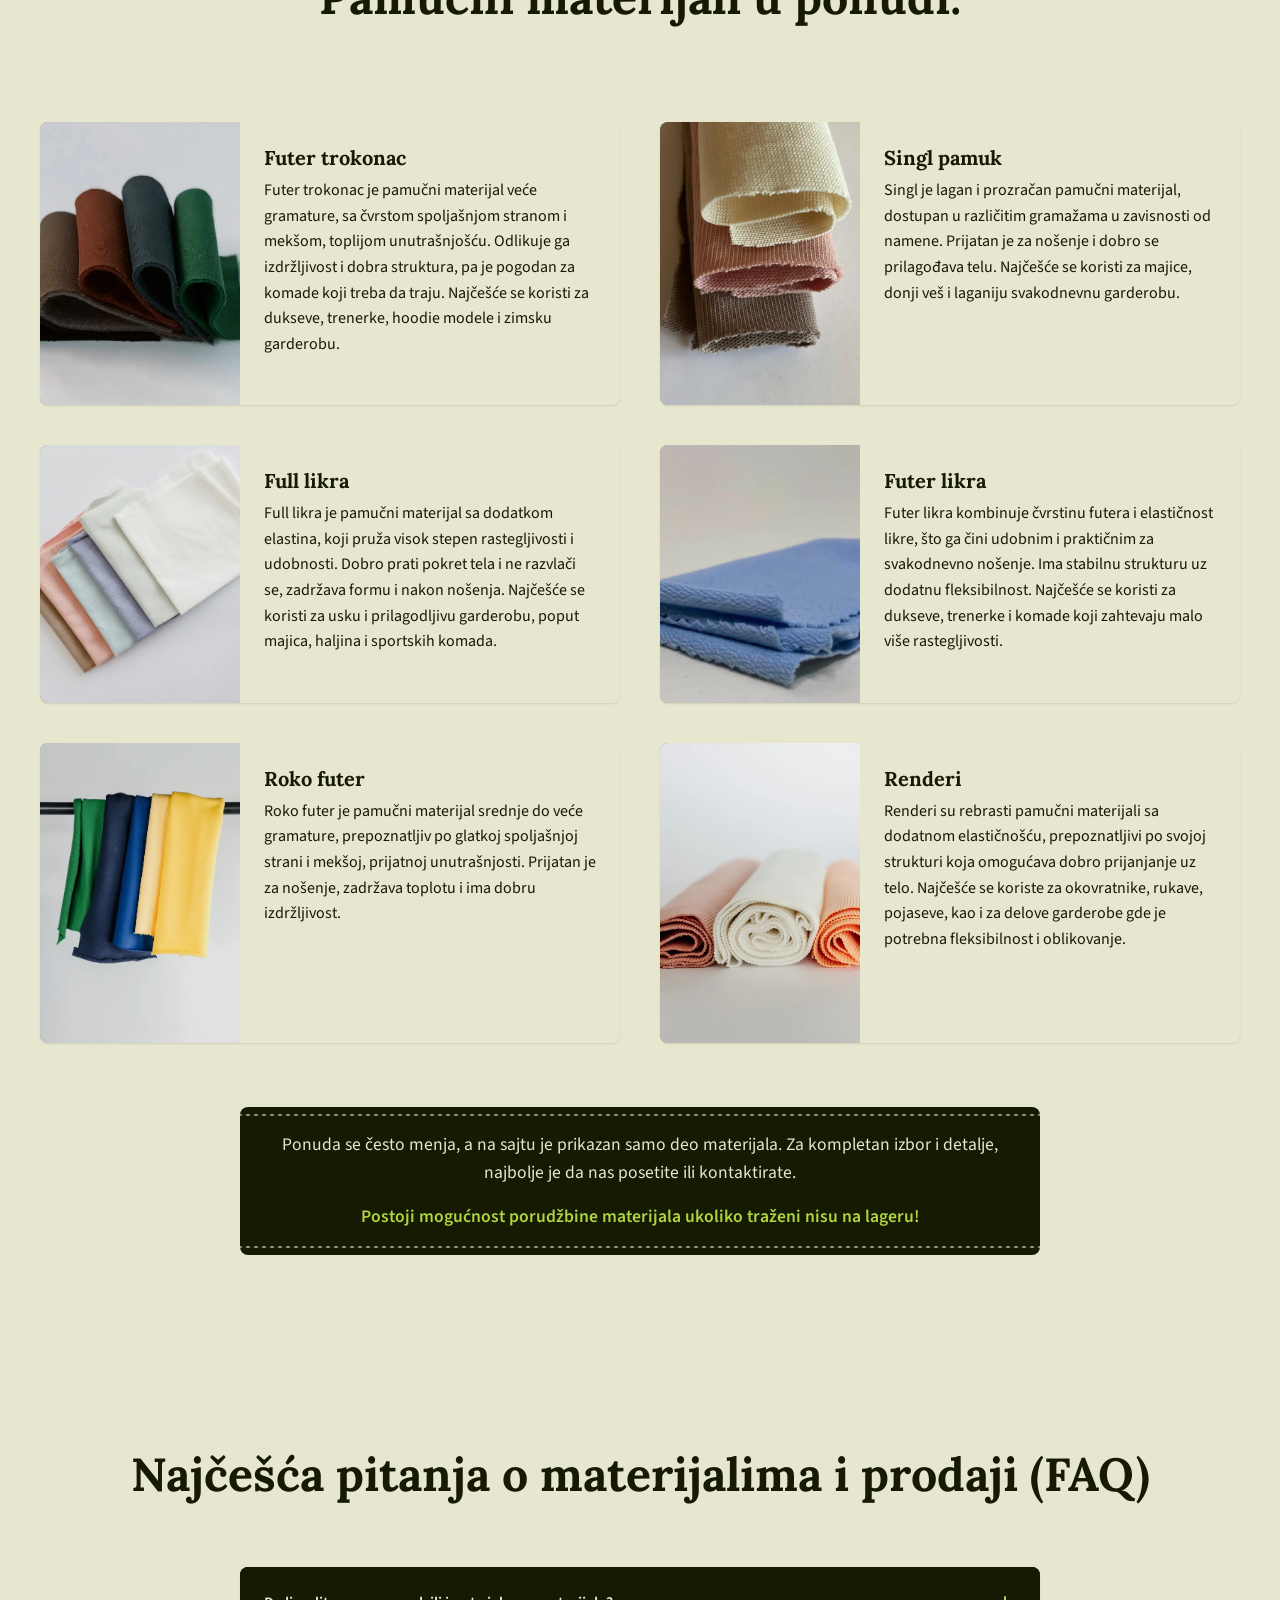
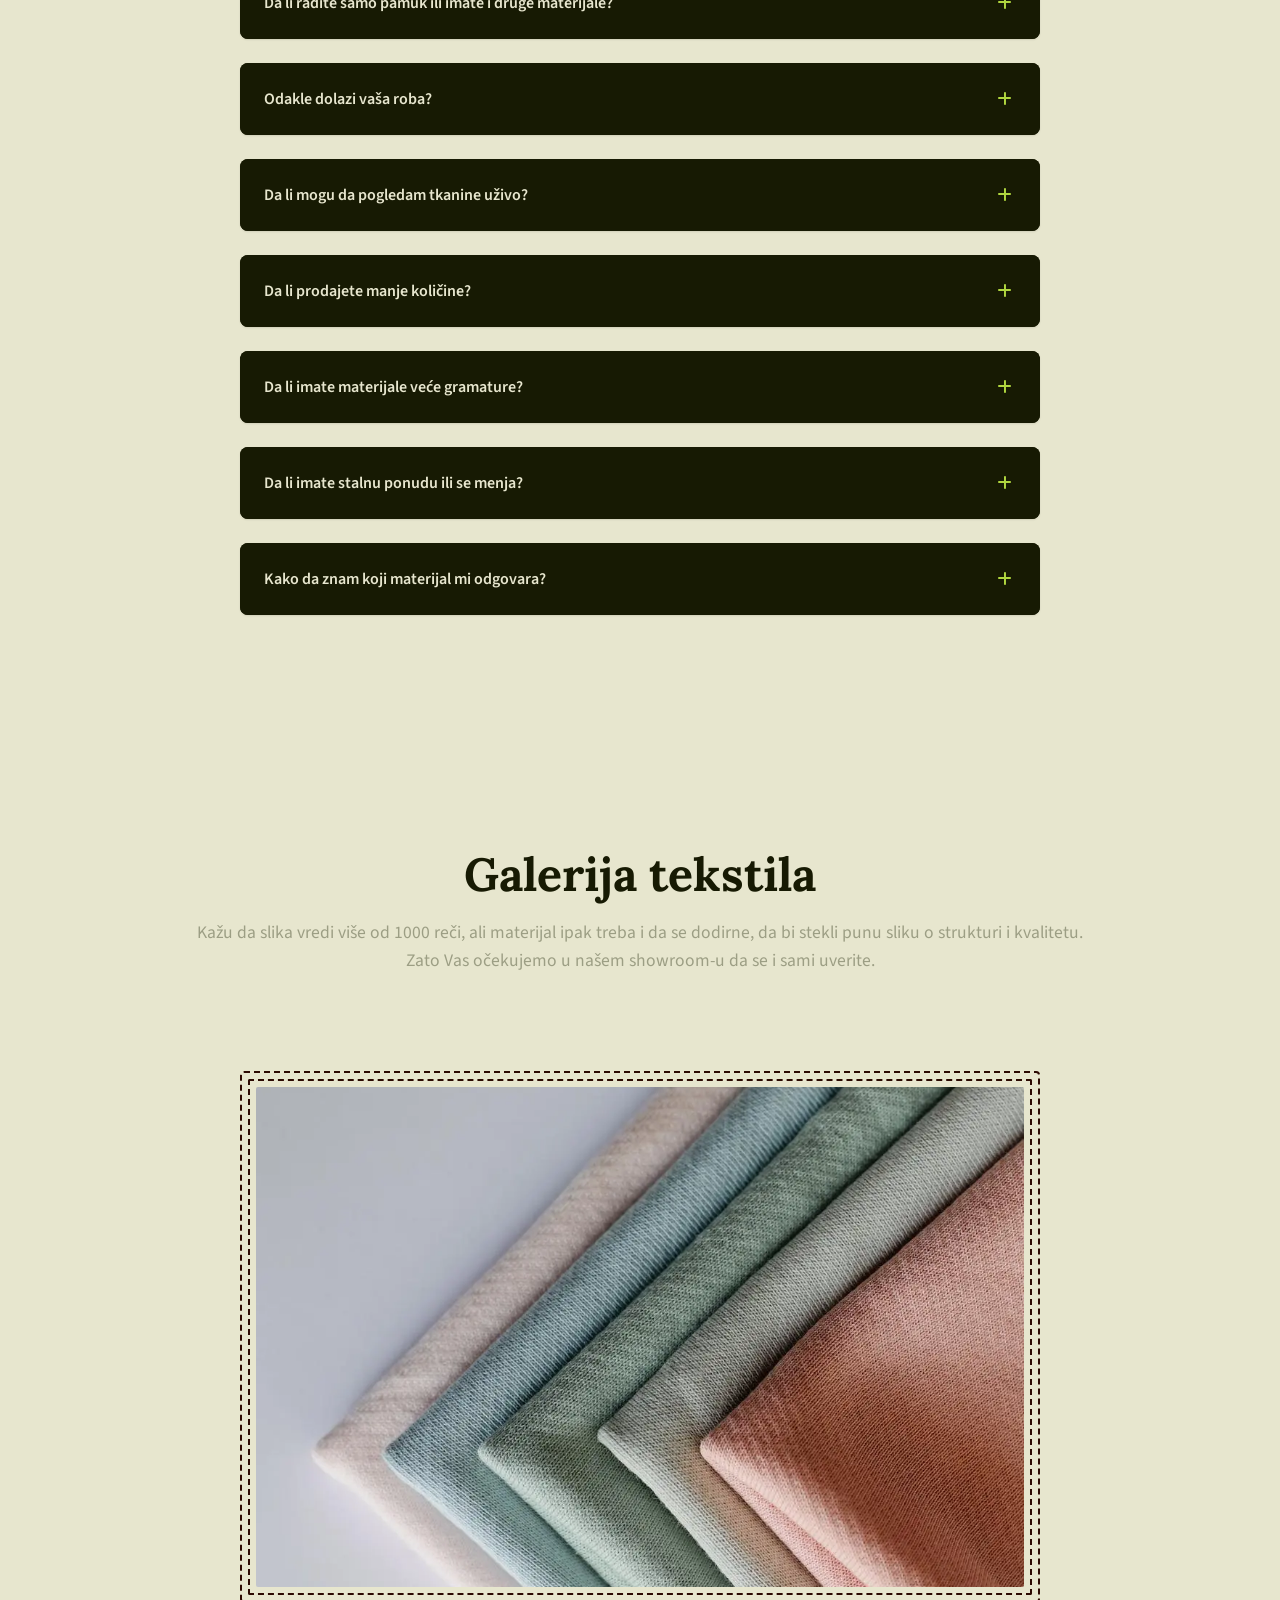
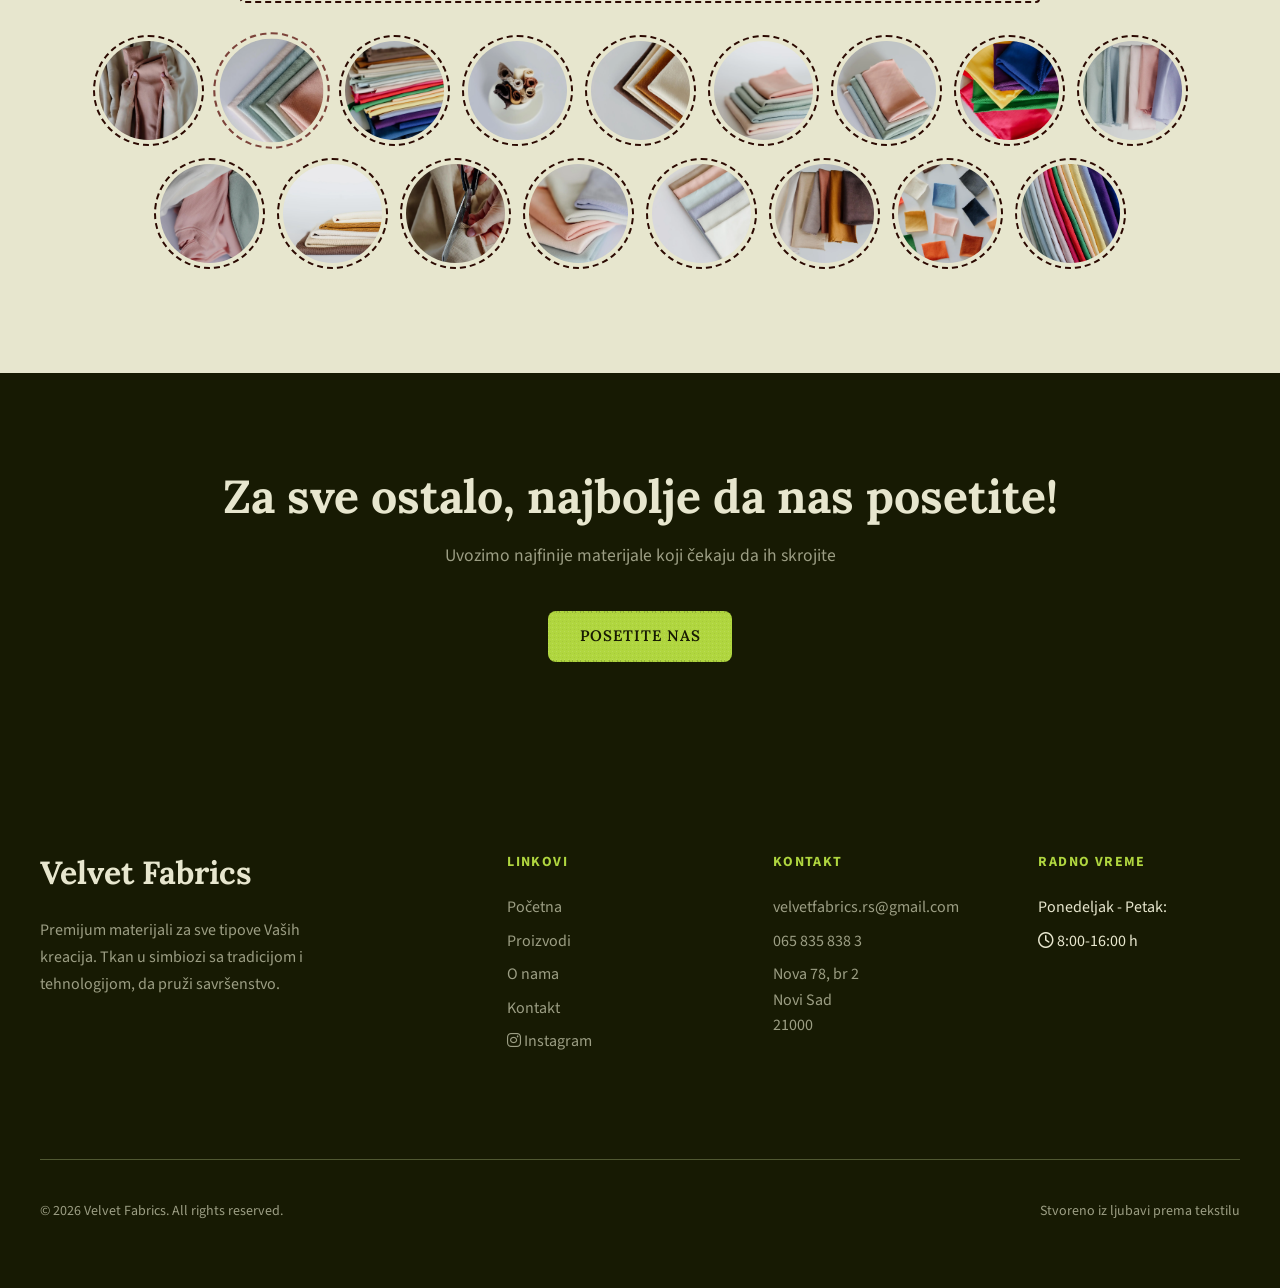
<file: proizvodi/index.html>
<!DOCTYPE html>
<html lang="sr">

<head>
  <meta charset="UTF-8">
  <meta name="viewport" content="width=device-width, initial-scale=1.0">
  <title>Proizvodi | Velvet Fabrics - Info o proizvodima i česta pitanja u vezi materijala</title>

  <!-- meta tags SEO -->
  <meta name="description"
    content="Veleprodaja pamučnih materijala – pamuk, modal, likra i veće gramature. Uvoz iz Turske. Velvet Fabrics Novi Sad.">
  <meta name="robots" content="index, follow">
  <meta name="author" content="Velvet Fabrics">
  <meta name="geo.region" content="RS-VO">
  <meta name="geo.placename" content="Novi Sad">
  <meta name="geo.position" content="45.2671;19.8335">
  <meta name="ICBM" content="45.2671, 19.8335">

  <meta property="og:type" content="website">
  <meta property="og:title" content="Pamučni materijali – veleprodaja | Velvet Fabrics">
  <meta property="og:description" content="Pamuk, premijum materijali i veće gramature za proizvodnju odeće.">
  <meta property="og:url" content="https://velvetfabrics.rs/proizvodi/">
  <meta property="og:image" content="https://velvetfabrics.rs/assets/img/og-image.jpg">
  <meta property="og:locale" content="sr_RS">

  <link rel="alternate" hreflang="sr-RS" href="https://velvetfabrics.rs/proizvodi/">
  <link rel="alternate" hreflang="x-default" href="https://velvetfabrics.rs/proizvodi/">
  <link rel="canonical" href="https://velvetfabrics.rs/proizvodi/">
  <!-- Fonts -->
  <link rel="preconnect" href="https://fonts.googleapis.com">
  <link rel="preconnect" href="https://fonts.gstatic.com" crossorigin>
  <link
    href="https://fonts.googleapis.com/css2?family=Bodoni+Moda:opsz,wght@6..96,400;6..96,500&family=Lora:ital,wght@0,400;0,500;0,600;1,400&family=Source+Sans+Pro:wght@400;600;700&display=swap"
    rel="stylesheet">

  <!-- Styles -->
  <link rel="stylesheet" href="../assets/css/style.css">
  <link rel="stylesheet" href="../assets/css/styleForSlideShow.css">

  <!-- Icons -->
  <link rel="icon" type="image/png" href="../assets/img/V-logo-48px.png">
  <link rel="stylesheet" href="https://cdnjs.cloudflare.com/ajax/libs/font-awesome/6.4.0/css/all.min.css">

  <!-- Schema.org -->
  <script type="application/ld+json">
  {
    "@context": "https://schema.org",
    "@type": "WholesaleStore",
    "name": "Velvet Fabrics",
    "description": "Veleprodaja premium pamučnih materijala iz uvoza iz Turske za tržište Srbije",
    "url": "https://velvetfabrics.rs",
    "email": "velvetfabrics.rs@gmail.com",
    "telephone": "+381 65 835 838 3",
    "sameAs": [
      "https://instagram.com/fabrika_tekstila"
    ],
    "address": {
      "@type": "PostalAddress",
      "streetAddress": "Nova 78, br 2",
      "addressLocality": "Novi Sad",
      "postalCode": "21000",
      "addressCountry": "RS"
    },
    "areaServed": {
      "@type": "Country",
      "name": "Serbia"
    },
    "openingHoursSpecification": {
    "@type": "OpeningHoursSpecification",
    "dayOfWeek": [
      "Monday","Tuesday","Wednesday","Thursday","Friday"
    ],
    "opens": "08:00",
    "closes": "16:00"
    }
  }
  </script>

  <!-- Breadcrumb Schema -->
  <script type="application/ld+json">
  {
    "@context": "https://schema.org",
    "@type": "BreadcrumbList",
    "itemListElement": [
      {
        "@type": "ListItem",
        "position": 1,
        "name": "Početna",
        "item": "https://velvetfabrics.rs/index.html"
      },
      {
        "@type": "ListItem",
        "position": 2,
        "name": "Proizvodi",
        "item": "https://velvetfabrics.rs/proizvodi/"
      }
    ]
  }
  </script>


  <!-- FAQ Schema -->
  <script type="application/ld+json">
  {
    "@context": "https://schema.org",
    "@type": "FAQPage",
    "mainEntity": [
      {
        "@type": "Question",
        "name": "Da li radite samo pamuk ili imate i druge materijale?",
        "acceptedAnswer": {
          "@type": "Answer",
          "text": "Fokusirani smo isključivo na pamuk i premium varijacije pamučnih materijala. Ne bavimo se sintetikom."
        }
      },
      {
        "@type": "Question",
        "name": "Odakle dolazi vaša roba?",
        "acceptedAnswer": {
          "@type": "Answer",
          "text": "Sva roba je iz Turske, od proizvođača sa kojima imamo dugogodišnju saradnju."
        }
      },
      {
        "@type": "Question",
        "name": "Da li mogu da pogledam tkanine uživo?",
        "acceptedAnswer": {
          "@type": "Answer",
          "text": "Da, nalazimo se u Novom Sadu i moguće je doći i pogledati materijale direktno u našem prostoru."
        }
      },
      {
        "@type": "Question",
        "name": "Da li prodajete manje količine?",
        "acceptedAnswer": {
          "@type": "Answer",
          "text": "Primarno radimo veleprodaju, ali u zavisnosti od materijala i dostupnosti postoji mogućnost dogovora."
        }
      },
      {
        "@type": "Question",
        "name": "Da li imate materijale veće gramature?",
        "acceptedAnswer": {
          "@type": "Answer",
          "text": "Da, u ponudi imamo i pamuk veće gramature, uključujući i 240g, koji je pogodan za kvalitetnije komade odeće."
        }
      },
      {
        "@type": "Question",
        "name": "Da li imate stalnu ponudu ili se menja?",
        "acceptedAnswer": {
          "@type": "Answer",
          "text": "Imamo osnovne artikle koji su stalno dostupni, ali deo ponude se redovno menja u skladu sa nabavkom i potražnjom."
        }
      },
      {
        "@type": "Question",
        "name": "Kako da znam koji materijal mi odgovara?",
        "acceptedAnswer": {
          "@type": "Answer",
          "text": "Možete se konsultovati sa nama – na osnovu vaše potrebe predložićemo odgovarajuće opcije."
        }
      }
    ]
  }
  </script>
</head>

<body>
  <!-- Skip to Content -->
  <a href="#main" class="skip-link">Skip to main content</a>

  <!-- Navigation -->
  <nav class="navbar compact" role="navigation" aria-label="Main navigation">
    <div class="navbar-container">
      <a href="../index.html" class="logo">
        <picture>
          <source srcset="../assets/img/V-logo-transparent.webp" type="image/webp">
          <img src="../assets/img/V-logo-transparent.png" alt="Velvet Fabrics logo - Veleprodaja pamučnih materijala"
            class="logo-icon">
        </picture>
        Velvet Fabrics
      </a>

      <ul class="nav-links">
        <li><a href="../index.html" class="nav-link">Početna</a></li>
        <li><a href="../proizvodi/" class="nav-link active">Proizvodi</a></li>
        <li><a href="../o-nama/" class="nav-link">O nama</a></li>
        <li><a href="../kontakt/" class="nav-link">Kontakt</a></li>
      </ul>

      <button class="hamburger" aria-label="Toggle menu" aria-expanded="false" aria-controls="mobile-menu">
        <span></span>
        <span></span>
        <span></span>
      </button>
    </div>
  </nav>

  <!-- Mobile Menu -->
  <div class="mobile-menu" id="mobile-menu" role="dialog" aria-label="Mobile navigation" aria-hidden="true">
    <ul class="nav-links">
      <li><a href="../index.html" class="nav-link">Početna</a></li>
      <li><a href="../proizvodi/" class="nav-link">Proizvodi</a></li>
      <li><a href="../o-nama/" class="nav-link">O nama</a></li>
      <li><a href="../kontakt/" class="nav-link">Kontakt</a></li>
    </ul>
  </div>
  <div class="menu-overlay" aria-hidden="true"></div>

  <!-- Main Content -->
  <main class="page-content" id="main">
    <!-- Page Header -->
    <section class="section" style="padding-top: 120px;">
      <div class="container">
        <div class="section-header animate-on-scroll">
          <h1 class="section-title">Naša kolekcija pamučnih materijala - da vam zagolicamo maštu</h1>
          <ul class="section-subtitle-list">
            <li>Premijum <a href="#materijali" class="section-link">materijali</a> za sve tipove modnih kreacija.</li>
            <li>Pogledajte najčešća <a href="#faq" class="section-link">pitanja</a> u vezi prodaje i materijala.</li>
            <li>Mala <a href="#galerija" class="section-link">galerija</a> teksila.</li>
          </ul>
        </div>

        <!-- About Materials -->
        <div class="materials-info animate-on-scroll">
          <h2 class="materials-title">O našim materijalima</h2>
          <p class="materials-intro">U ponudi firme Velvet Fabrics nalazi se pažljivo odabran asortiman pamučnih tkanina
            namenjenih proizvodnji odeće.</p>

          <div class="materials-grid">
            <div class="materials-content">
              <div class="materials-column">
                <h3 class="materials-heading">Fokusirani smo na:</h3>
                <ul class="materials-list">
                  <li>100% pamuk različitih gramatura</li>
                  <li>premium pamuk materijale (modal, pamuk sa likrom i slične kombinacije)</li>
                  <li>tkanine za konfekciju i modne kolekcije</li>
                  <li>materijale pogodne za serijsku proizvodnju</li>
                </ul>
              </div>

              <div class="materials-column">
                <h3 class="materials-heading">Posebno izdvajamo:</h3>
                <ul class="materials-list">
                  <li>pamuk veće gramature (npr. 240g)</li>
                  <li>materijale prijatne za nošenje i dugotrajne u upotrebi</li>
                  <li>pouzdanu robu sa ujednačenim kvalitetom</li>
                </ul>
              </div>

              <p class="materials-footer">Sva roba je poreklom iz Turske i dolazi iz kontinuirane nabavke, što znači da
                kupci mogu da računaju na ponovljivost materijala i sigurnost u proizvodnji.</p>
              <p class="materials-cta">Ako niste sigurni koji materijal vam je potreban, možete doći kod nas u Novi Sad
                i pogledati ponudu uživo – ili se konsultovati sa nama za konkretan predlog.</p>
            </div>

            <div class="materials-image">
              <picture>
                <source srcset="../assets/img/roko-futer-11-velvet-fabrics.webp" type="image/webp">
                <img src="../assets/img/roko-futer-11-velvet-fabrics.jpg"
                  alt="Roko futer pamučna tkanina u rolnama za serijsku proizvodnju odeće" loading="lazy">
              </picture>
            </div>
          </div>
        </div>

        <div class="section-header">
          <h2 class="section-title" id="materijali">Pamučni materijali u ponudi:</h2>
        </div>

        <!-- Product Grid - 4 columns on desktop, 1 on mobile -->
        <div class="product-grid">
          <article class="product-card animate-on-scroll">
            <div class="product-image">
              <picture>
                <source srcset="../assets/img/futer-trokonac-2-velvet-fabrics.webp" type="image/webp">
                <img src="../assets/img/futer-trokonac-2-velvet-fabrics.jpg"
                  alt="Deblji pamučni materijal futer trokonac za topliju odeću" loading="lazy">
              </picture>
            </div>
            <div class="product-info">
              <h3 class="product-name">Futer trokonac</h3>
              <p class="product-description">Futer trokonac je pamučni materijal veće gramature, sa čvrstom spoljašnjom
                stranom i mekšom, toplijom unutrašnjošću. Odlikuje ga izdržljivost i dobra struktura, pa je pogodan za
                komade koji treba da traju. Najčešće se koristi za dukseve, trenerke, hoodie modele i zimsku garderobu.
              </p>
            </div>
          </article>

          <article class="product-card animate-on-scroll">
            <div class="product-image">
              <picture>
                <source srcset="../assets/img/singl-240g.webp" type="image/webp">
                <img src="../assets/img/singl-240g.jpg" alt="Kvalitetan singl pamuk gramaže 240g u raznim bojama"
                  loading="lazy">
              </picture>
            </div>
            <div class="product-info">
              <h3 class="product-name">Singl pamuk</h3>
              <p class="product-description">Singl je lagan i prozračan pamučni materijal, dostupan u različitim
                gramažama u zavisnosti od namene. Prijatan je za nošenje i dobro se prilagođava telu. Najčešće se
                koristi za majice, donji veš i laganiju svakodnevnu garderobu.</p>
            </div>
          </article>

          <article class="product-card animate-on-scroll">
            <div class="product-image">
              <picture>
                <source srcset="../assets/img/full-likra-2-velvet-fabrics.webp" type="image/webp">
                <img src="../assets/img/full-likra-2-velvet-fabrics.jpg"
                  alt="Elastični, rastegljivi pamuk full likra za usku i prilagodljivu garderobu" loading="lazy">
              </picture>
            </div>
            <div class="product-info">
              <h3 class="product-name">Full likra</h3>
              <p class="product-description">Full likra je pamučni materijal sa dodatkom elastina, koji pruža visok
                stepen rastegljivosti i udobnosti. Dobro prati pokret tela i ne razvlači se, zadržava formu i nakon
                nošenja. Najčešće se koristi za usku i prilagodljivu garderobu, poput majica, haljina i sportskih
                komada.</p>
            </div>
          </article>

          <article class="product-card animate-on-scroll">
            <div class="product-image">
              <picture>
                <source srcset="../assets/img/futer-likra-plava-velvet-fabrics.webp" type="image/webp">
                <img src="../assets/img/futer-likra-plava-velvet-fabrics.jpg"
                  alt="Rastegljivi futer likra materijal u plavoj boji" loading="lazy">
              </picture>
            </div>
            <div class="product-info">
              <h3 class="product-name">Futer likra</h3>
              <p class="product-description">Futer likra kombinuje čvrstinu futera i elastičnost likre, što ga čini
                udobnim i praktičnim za svakodnevno nošenje. Ima stabilnu strukturu uz dodatnu fleksibilnost. Najčešće
                se koristi za dukseve, trenerke i komade koji zahtevaju malo više rastegljivosti.</p>
            </div>
          </article>

          <article class="product-card animate-on-scroll">
            <div class="product-image">
              <picture>
                <source srcset="../assets/img/roko-futer-16-velvet-fabrics.webp" type="image/webp">
                <img src="../assets/img/roko-futer-16-velvet-fabrics.jpg"
                  alt="Roko futer glatki pamučni materijal za svakodnevno nošenje" loading="lazy">
              </picture>
            </div>
            <div class="product-info">
              <h3 class="product-name">Roko futer</h3>
              <p class="product-description">Roko futer je pamučni materijal srednje do veće gramature, prepoznatljiv po
                glatkoj spoljašnjoj strani i mekšoj, prijatnoj unutrašnjosti. Prijatan je za nošenje, zadržava toplotu i
                ima dobru izdržljivost.</p>
            </div>
          </article>

          <article class="product-card animate-on-scroll">
            <div class="product-image">
              <picture>
                <source srcset="../assets/img/renderi-2.webp" type="image/webp">
                <img src="../assets/img/renderi-2.jpg"
                  alt="Rebrasti pamučni renderi u više boja za tekstilnu industriju" loading="lazy">
              </picture>
            </div>
            <div class="product-info">
              <h3 class="product-name">Renderi</h3>
              <p class="product-description">Renderi su rebrasti pamučni materijali sa dodatnom elastičnošću,
                prepoznatljivi po svojoj strukturi koja omogućava dobro prijanjanje uz telo. Najčešće se koriste za
                okovratnike, rukave, pojaseve, kao i za delove garderobe gde je potrebna fleksibilnost i oblikovanje.
              </p>
            </div>
          </article>
        </div>

        <div class="section-subtitle notice-stitch"
          style="max-width: 800px; margin: var(--space-xl) auto 0; text-align: center; background: var(--carbon-black); color: var(--beige); padding: var(--space-md) var(--space-lg); border-radius: 8px;">
          <p style="margin-bottom: 1rem;">Ponuda se često menja, a na sajtu je prikazan samo deo materijala. Za
            kompletan izbor i detalje, najbolje je
            da nas posetite ili kontaktirate.</p>
          <p class="stock-notice" style="margin-bottom: 0;">Postoji mogućnost porudžbine materijala ukoliko traženi nisu
            na lageru!</p>
        </div>
      </div>
    </section>

    <!-- FAQ Section -->
    <section class="section section-reduce-bottom">
      <div class="container">
        <div id="faq" class="faq-section animate-on-scroll">
          <h2 class="section-title">Najčešća pitanja o materijalima i prodaji (FAQ)</h2>
          <div class="faq-grid">
            <div class="faq-card" data-faq>
              <div class="faq-question">
                <h3>Da li radite samo pamuk ili imate i druge materijale?</h3>
                <span class="faq-icon"><i class="fas fa-plus"></i></span>
              </div>
              <div class="faq-answer">
                <p>Fokusirani smo isključivo na pamuk i premium varijacije pamučnih materijala, ali postoji mogućnost
                  porudžbine i drugih materijala.
                </p>
              </div>
            </div>

            <div class="faq-card" data-faq>
              <div class="faq-question">
                <h3>Odakle dolazi vaša roba?</h3>
                <span class="faq-icon"><i class="fas fa-plus"></i></span>
              </div>
              <div class="faq-answer">
                <p>Sva roba je iz Turske, od proizvođača sa kojima imamo dugogodišnju saradnju.</p>
              </div>
            </div>

            <div class="faq-card" data-faq>
              <div class="faq-question">
                <h3>Da li mogu da pogledam tkanine uživo?</h3>
                <span class="faq-icon"><i class="fas fa-plus"></i></span>
              </div>
              <div class="faq-answer">
                <p>Da, nalazimo se u Novom Sadu i moguće je doći i pogledati materijale direktno u našem prostoru.</p>
              </div>
            </div>

            <div class="faq-card" data-faq>
              <div class="faq-question">
                <h3>Da li prodajete manje količine?</h3>
                <span class="faq-icon"><i class="fas fa-plus"></i></span>
              </div>
              <div class="faq-answer">
                <p>Primarno radimo veleprodaju, ali u zavisnosti od materijala i dostupnosti radimo i maloprodaju.
                </p>
              </div>
            </div>

            <div class="faq-card" data-faq>
              <div class="faq-question">
                <h3>Da li imate materijale veće gramature?</h3>
                <span class="faq-icon"><i class="fas fa-plus"></i></span>
              </div>
              <div class="faq-answer">
                <p>Da, u ponudi imamo i pamuk veće gramature, uključujući i 240g, koji je pogodan za kvalitetnije komade
                  odeće.</p>
              </div>
            </div>

            <div class="faq-card" data-faq>
              <div class="faq-question">
                <h3>Da li imate stalnu ponudu ili se menja?</h3>
                <span class="faq-icon"><i class="fas fa-plus"></i></span>
              </div>
              <div class="faq-answer">
                <p>Imamo osnovne artikle koji su stalno dostupni, ali deo ponude se redovno menja u skladu sa nabavkom i
                  potražnjom.</p>
              </div>
            </div>

            <div class="faq-card" data-faq>
              <div class="faq-question">
                <h3>Kako da znam koji materijal mi odgovara?</h3>
                <span class="faq-icon"><i class="fas fa-plus"></i></span>
              </div>
              <div class="faq-answer">
                <p>Možete se konsultovati sa nama – na osnovu vaše potrebe predložićemo odgovarajuće opcije.</p>
              </div>
            </div>
          </div>
        </div>
      </div>
    </section>

    <!-- Slideshow Section -->
    <section class="section">
      <div class="container">
        <div class="section-header animate-on-scroll">
          <h2 class="section-title" id="galerija">Galerija tekstila</h2>
          <p class="section-subtitle">Kažu da slika vredi više od 1000 reči, ali materijal ipak treba i da se dodirne,
            da bi stekli punu sliku o strukturi i kvalitetu.<br>
            Zato Vas očekujemo u našem showroom-u da se i sami uverite.</p>
        </div>
        <section class="slideshow animate-on-scroll">
          <div class="main-image-wrapper">
            <img id="mainImage" class="main-image" src="" alt="Main slideshow image">
          </div>
          <div class="thumbnail-container" id="thumbnailContainer">
            <!-- Thumbnails will be generated by JS -->
          </div>
        </section>
      </div>
    </section>

    <!-- Custom Orders -->
    <section class="section section-dark">
      <div class="container">
        <div class="text-center animate-on-scroll">
          <h2 class="section-title">Za sve ostalo, najbolje da nas posetite!</h2>
          <p class="section-subtitle" style="max-width: 500px; margin: 0 auto var(--space-lg);">Uvozimo najfinije
            materijale koji čekaju da ih skrojite</p>
          <a href="../kontakt/" class="btn btn-accent">Posetite nas</a>
        </div>
      </div>
    </section>
  </main>

  <!-- Footer -->
  <footer class="footer">
    <div class="container">
      <div class="footer-grid">
        <div class="footer-brand">
          <h3>Velvet Fabrics</h3>
          <p>Premijum materijali za sve tipove Vaših kreacija. Tkan u simbiozi sa tradicijom i tehnologijom, da pruži
            savršenstvo.</p>
        </div>

        <div class="footer-section">
          <h4 class="footer-title">Linkovi</h4>
          <ul class="footer-links">
            <li><a href="../index.html">Početna</a></li>
            <li><a href="../proizvodi/">Proizvodi</a></li>
            <li><a href="../o-nama/">O nama</a></li>
            <li><a href="../kontakt/">Kontakt</a></li>
            <li><a href="https://www.instagram.com/fabrika_tekstila/" target="_blank" rel="noopener"><i
                  class="fab fa-instagram"></i> Instagram</a></li>
          </ul>
        </div>

        <div class="footer-section">
          <h4 class="footer-title">Kontakt</h4>
          <ul class="footer-links">
            <li><a href="#" class="protected-link" data-type="email"
                data-encoded="dmVsdmV0ZmFicmljcy5yc0BnbWFpbC5jb20">velvetfabrics.rs@gmail.com</a></li>
            <li><a href="#" class="protected-link" data-type="phone" data-encoded="MDY1IDgzNSA4MzggMw==">065 835 838
                3</a></li>
            <li><a href="https://maps.google.com/?q=Nova+78+br+2+Novi+Sad+21000" target="_blank" rel="noopener">Nova 78,
                br 2<br>Novi Sad<br>21000</a></li>
          </ul>
        </div>

        <div class="footer-section">
          <h4 class="footer-title">Radno vreme</h4>
          <ul class="footer-links">
            <li>Ponedeljak - Petak:</li>
            <li><i class="far fa-clock"></i> 8:00-16:00 h</li>
          </ul>
        </div>
      </div>

      <div class="footer-bottom">
        <p>&copy; 2026 Velvet Fabrics. All rights reserved.</p>
        <p>Stvoreno iz ljubavi prema tekstilu</p>
      </div>
    </div>
  </footer>

  <!-- Go to Top Button -->
  <button id="goToTop" class="go-to-top" aria-label="Go to top">
    <i class="fas fa-arrow-up"></i>
  </button>

  <!-- Scripts -->
  <script src="../assets/js/main.js"></script>
  <script src="../assets/js/script-for-slideshow.js"></script>
</body>

</html>
</file>
<file: assets/css/style.css>
/* ============================================
   TEXTILE SHOP - Main Stylesheet
   Artisanal & Luxurious Design
   ============================================ */

/* CSS Variables - Color Palette */
:root {
  /* Colors */
  --carbon-black: #171A03;
  --beige: #E7E6CE;
  --dry-sage-2: #9C9E84;
  --olive-leaf: #505832;
  --walnut: #794E25;
  --yellow-green: #B0D63F;
  --yellow-green-hover: #B8E055;
  --yellow-green-active: #9BC52F;

  /* Derived */
  --white: var(--beige);
  --black: var(--carbon-black);
  --primary: var(--olive-leaf);
  --accent: var(--yellow-green);
  --text: var(--carbon-black);
  --text-light: var(--dry-sage-2);
  --bg: var(--beige);
  --bg-dark: var(--carbon-black);

  /* Typography */
  --font-display: 'Lora', Georgia, serif;
  --font-logo: 'Bodoni Moda', Georgia, serif;
  --font-body: 'Source Sans Pro', system-ui, sans-serif;

  /* Spacing */
  --space-xs: 0.5rem;
  --space-sm: 1rem;
  --space-md: 1.5rem;
  --space-lg: 2.5rem;
  --space-xl: 4rem;
  --space-2xl: 6rem;

  /* Transitions */
  --transition-fast: 150ms ease;
  --transition-base: 300ms ease;
  --transition-slow: 500ms ease;

  /* Shadows */
  --shadow-sm: 0 1px 2px rgba(16, 20, 2, 0.1);
  --shadow-md: 0 4px 12px rgba(16, 20, 2, 0.15);
  --shadow-lg: 0 8px 24px rgba(16, 20, 2, 0.2);

  /* Overlay Colors */
  --overlay-light: rgba(23, 26, 3, 0.3);
  --overlay-medium: rgba(23, 26, 3, 0.5);
  --overlay-dark: rgba(23, 26, 3, 0.5);

  /* Backdrop Colors */
  --backdrop-bg: rgba(231, 230, 206, 0.55);
  --backdrop-border: rgba(231, 230, 206, 0.5);
  --backdrop-compact: rgba(231, 230, 206, 0.95);

  /* Button Shadow Colors */
  --btn-shadow-inset-dark: rgba(0, 0, 0, 0.2);
  --btn-shadow-inset-light: rgba(255, 255, 255, 0.1);
  --btn-shadow-color: rgba(16, 20, 2, 0.2);
  --btn-shadow-hover: rgba(16, 20, 2, 0.25);
  --btn-shadow-active: rgba(0, 0, 0, 0.3);
}

/* ============================================
   BASE STYLES & RESET
   ============================================ */

*,
*::before,
*::after {
  box-sizing: border-box;
  margin: 0;
  padding: 0;
}

html {
  font-size: 16px;
  scroll-behavior: smooth;
}

body {
  font-family: var(--font-body);
  font-size: 1rem;
  line-height: 1.6;
  color: var(--text);
  background-color: var(--bg);
  overflow-x: hidden;
  user-select: none;
  -webkit-user-select: none;
  -moz-user-select: none;
  -ms-user-select: none;
  cursor: url('../img/cursor/scissors.svg') 12 12, auto;
}

h1,
h2,
h3,
h4,
h5,
h6 {
  font-family: var(--font-display);
  line-height: 1.2;
  color: var(--black);
}

@media (max-width: 768px) {}

h1 {
  font-size: clamp(2.5rem, 5vw + 1rem, 4.5rem);
}

h2 {
  font-size: clamp(2rem, 3vw + 0.5rem, 3.5rem);
}

h3 {
  font-size: clamp(1.5rem, 2vw + 0.5rem, 2.5rem);
}

p {
  margin-bottom: var(--space-md);
  max-width: 65ch;
}

a {
  color: var(--olive-leaf);
  text-decoration: none;
  transition: color var(--transition-fast);
}

a:hover {
  color: var(--walnut);
}

img {
  max-width: 100%;
  height: auto;
  border-radius: 8px;
  display: block;
}

/* ============================================
   NAVIGATION
   ============================================ */

.navbar {
  position: fixed;
  top: 0;
  left: 0;
  right: 0;
  z-index: 1000;
  padding: 0.5rem 0;
  background: transparent;
  border-bottom: none;
  box-shadow: none;
}

.navbar.hidden {
  transform: translateY(-100%);
}

.navbar.compact {
  padding: 0.5rem 0;
  background: transparent;
  border-bottom: none;
  box-shadow: none;
}

.navbar.compact .navbar-container {
  max-width: 600px;
  margin: 0 auto;
  padding: var(--space-xs) var(--space-md);
  border-radius: 50px;
  background: var(--backdrop-compact);
  box-shadow: 0 4px 20px rgba(0, 0, 0, 0.15);
  flex-wrap: nowrap;
}

.navbar.compact .logo {
  font-size: 0.95rem;
  white-space: nowrap;
}

.navbar.compact .nav-link {
  font-size: 0.875rem;
  letter-spacing: 0.05em;
  white-space: nowrap;
}

.navbar.compact .nav-links {
  gap: var(--space-sm);
  flex-wrap: nowrap;
}

.logo {
  font-family: var(--font-logo);
  font-size: 1.75rem;
  color: var(--black);
  font-weight: 400;
  display: flex;
  align-items: center;
  gap: 0.5rem;
}

.logo-icon {
  height: 1.75rem;
  width: auto;
}

.nav-link {
  font-family: var(--font-body);
  font-size: 0.875rem;
  font-weight: 600;
  letter-spacing: 0.1em;
  text-transform: uppercase;
  color: var(--black);
  position: relative;
  padding: var(--space-xs) 0;
}

.navbar-container {
  max-width: 600px;
  margin: 0 auto;
  padding: var(--space-xs) var(--space-md);
  border-radius: 50px;
  background: var(--backdrop-compact);
  box-shadow: 0 4px 20px rgba(0, 0, 0, 0.15);
  flex-wrap: nowrap;
  display: flex;
  align-items: center;
  justify-content: space-between;
}

.nav-links {
  display: flex;
  gap: var(--space-lg);
  list-style: none;
}

/* Wavy Thread Underline */
.nav-link::after {
  content: '';
  position: absolute;
  bottom: -2px;
  left: 0;
  width: 100%;
  height: 4px;
  background: url("data:image/svg+xml,%3Csvg xmlns='http://www.w3.org/2000/svg' viewBox='0 0 20 4'%3E%3Cpath d='M0,2 Q5,0 10,2 T20,2' stroke='%23794E25' fill='none' stroke-width='1'/%3E%3C/svg%3E") repeat-x;
  background-size: 20px 4px;
  transform: scaleX(0);
  transform-origin: right;
  transition: transform var(--transition-base);
}

.nav-link:hover::after {
  transform: scaleX(1);
  transform-origin: left;
}

.nav-link.active::after {
  transform: scaleX(1);
}

/* Mobile Hamburger */
.hamburger {
  display: none;
  flex-direction: column;
  gap: 5px;
  cursor: pointer;
  padding: var(--space-xs);
  background: none;
  border: none;
}

.hamburger span {
  display: block;
  width: 24px;
  height: 2px;
  background: var(--black);
  transition: all var(--transition-base);
}

.hamburger.active span:nth-child(1) {
  transform: rotate(45deg) translate(5px, 5px);
}

.hamburger.active span:nth-child(2) {
  opacity: 0;
}

.hamburger.active span:nth-child(3) {
  transform: rotate(-45deg) translate(5px, -5px);
}

/* Mobile Menu */
.mobile-menu {
  position: fixed;
  top: 0;
  left: 0;
  width: 100%;
  height: 100vh;
  background: var(--backdrop-bg);
  backdrop-filter: blur(20px) saturate(180%);
  -webkit-backdrop-filter: blur(20px) saturate(180%);
  z-index: 999;
  padding: calc(var(--space-2xl)) var(--space-lg);
  transition: opacity var(--transition-base), transform var(--transition-base);
  box-shadow: 0 4px 30px rgba(0, 0, 0, 0.1);
  display: flex;
  align-items: center;
  justify-content: center;
  opacity: 0;
  transform: scale(0.8);
  pointer-events: none;
}

.mobile-menu.active {
  opacity: 1;
  transform: scale(1);
  pointer-events: auto;
}

.mobile-menu .nav-links {
  flex-direction: column;
  gap: var(--space-md);
  text-align: center;
}

.mobile-menu .nav-link {
  font-size: 1.25rem;
  display: inline-block;
}

.menu-overlay {
  position: fixed;
  inset: 0;
  background: var(--overlay-dark);
  z-index: 998;
  opacity: 0;
  pointer-events: none;
  transition: opacity var(--transition-base);
}

.menu-overlay.active {
  opacity: 1;
  pointer-events: auto;
}

/* ============================================
   TEXTILE BUTTONS WITH STITCH PATTERN
   ============================================ */

.btn {
  display: inline-flex;
  align-items: center;
  justify-content: center;
  padding: 1rem 2rem;
  font-family: var(--font-body);
  font-size: 0.875rem;
  font-weight: 600;
  letter-spacing: 0.05em;
  text-transform: uppercase;
  border: none;
  border-radius: 8px;
  cursor: pointer;
  position: relative;
  overflow: hidden;
  transition: all var(--transition-base);
  min-height: 44px;
  min-width: 44px;
}

/* ============================================
   Loom & Thread — Textile Effects
   Fabric grain buttons, fringe, wave underline
   ============================================ */

/* --- Fabric Grain Texture (button background) --- */
.btn-textile {
  position: relative;
  display: inline-flex;
  align-items: center;
  justify-content: center;
  gap: 0.5rem;
  font-family: var(--font-display);
  font-size: 0.95rem;
  font-weight: 600;
  letter-spacing: 0.06em;
  text-transform: uppercase;
  padding: 0.85rem 2rem;
  border: none;
  border-radius: 8px;
  cursor: pointer;
  overflow: hidden;
  background-color: var(--yellow-green);
  color: var(--carbon-black);
  transition: transform 0.15s ease, box-shadow 0.25s ease,
    background-color 0.25s ease;
  box-shadow: var(--shadow-sm);
  min-height: 44px;
  min-width: 44px;

  /* Fabric grain via repeating SVG noise pattern */
  background-image: url("data:image/svg+xml,%3Csvg xmlns='http://www.w3.org/2000/svg' width='4' height='4'%3E%3Crect width='1' height='1' fill='rgba(255,255,255,0.12)'/%3E%3Crect x='2' y='2' width='1' height='1' fill='rgba(0,0,0,0.06)'/%3E%3C/svg%3E");
  background-size: 4px 4px;
}

/* Hover: grain intensifies + slight stretch (yarn pull) */
.btn-textile:hover {
  background-color: var(--yellow-green-hover);
  transform: scaleX(1.04) scaleY(0.97);
  box-shadow: var(--shadow-sm);
  /* Darker, denser grain */
  background-image: url("data:image/svg+xml,%3Csvg xmlns='http://www.w3.org/2000/svg' width='3' height='3'%3E%3Crect width='1' height='1' fill='rgba(255,255,255,0.18)'/%3E%3Crect x='1.5' y='1.5' width='1' height='1' fill='rgba(0,0,0,0.10)'/%3E%3C/svg%3E");
  background-size: 3px 3px;
}

/* Click: squash + ripple */
.btn-textile:active {
  transform: scaleX(0.97) scaleY(0.93);
  background-color: var(--yellow-green-active);
  box-shadow: var(--shadow-sm);
  transition: transform 0.08s ease, background-color 0.08s ease;
}

/* Ripple span (injected by JS on click) */
.btn-textile .ripple {
  position: absolute;
  border-radius: 50%;
  background: rgba(255, 255, 255, 0.35);
  transform: scale(0);
  animation: ripple-fx 0.5s ease-out forwards;
  pointer-events: none;
}

@keyframes ripple-fx {
  to {
    transform: scale(4);
    opacity: 0;
  }
}

/* --- Fringe Details (top + bottom edges) --- */
.btn-textile::before,
.btn-textile::after {
  content: "";
  position: absolute;
  left: 0;
  width: 100%;
  height: 6px;
  background: url("data:image/svg+xml,%3Csvg xmlns='http://www.w3.org/2000/svg' width='8' height='6'%3E%3Cpath d='M0 6 Q2 0, 4 6 Q6 12, 8 6' stroke='rgba(23,26,3,0.25)' stroke-width='1' fill='none'/%3E%3C/svg%3E") repeat-x;
  background-size: 8px 6px;
  pointer-events: none;
}

.btn-textile::before {
  top: -4px;
}

.btn-textile::after {
  bottom: -4px;
  transform: rotate(180deg);
}

/* --- Accent variant (same as primary) --- */
.btn-accent {
  position: relative;
  display: inline-flex;
  align-items: center;
  justify-content: center;
  gap: 0.5rem;
  font-family: var(--font-display);
  font-size: 0.95rem;
  font-weight: 600;
  letter-spacing: 0.06em;
  text-transform: uppercase;
  padding: 0.85rem 2rem;
  border: none;
  border-radius: 8px;
  cursor: pointer;
  overflow: hidden;
  background-color: var(--yellow-green);
  color: var(--carbon-black);
  transition: transform 0.15s ease, box-shadow 0.25s ease,
    background-color 0.25s ease;
  box-shadow: none;
  min-height: 44px;
  min-width: 44px;

  /* Fabric grain via repeating SVG noise pattern */
  background-image: url("data:image/svg+xml,%3Csvg xmlns='http://www.w3.org/2000/svg' width='4' height='4'%3E%3Crect width='1' height='1' fill='rgba(255,255,255,0.12)'/%3E%3Crect x='2' y='2' width='1' height='1' fill='rgba(0,0,0,0.06)'/%3E%3C/svg%3E");
  background-size: 4px 4px;
}

.btn-accent::before,
.btn-accent::after {
  content: "";
  position: absolute;
  left: 0;
  width: 100%;
  height: 6px;
  background: url("data:image/svg+xml,%3Csvg xmlns='http://www.w3.org/2000/svg' width='8' height='6'%3E%3Cpath d='M0 6 Q2 0, 4 6 Q6 12, 8 6' stroke='rgba(23,26,3,0.25)' stroke-width='1' fill='none'/%3E%3C/svg%3E") repeat-x;
  background-size: 8px 6px;
  pointer-events: none;
}

.btn-accent::before {
  top: -4px;
}

.btn-accent::after {
  bottom: -4px;
  transform: rotate(180deg);
}

.btn-accent:hover {
  background-color: var(--yellow-green-hover);
  transform: scaleX(1.04) scaleY(0.97);
  box-shadow: none;
  background-image: url("data:image/svg+xml,%3Csvg xmlns='http://www.w3.org/2000/svg' width='3' height='3'%3E%3Crect width='1' height='1' fill='rgba(255,255,255,0.18)'/%3E%3Crect x='1.5' y='1.5' width='1' height='1' fill='rgba(0,0,0,0.10)'/%3E%3C/svg%3E");
  background-size: 3px 3px;
}

.btn-accent:active {
  transform: scaleX(0.97) scaleY(0.93);
  background-color: var(--yellow-green-active);
  box-shadow: none;
  transition: transform 0.08s ease, background-color 0.08s ease;
}

/* --- Outline variant --- */
.btn-outline {
  background-color: transparent;
  background-image: url("data:image/svg+xml,%3Csvg xmlns='http://www.w3.org/2000/svg' width='4' height='4'%3E%3Crect width='1' height='1' fill='rgba(176,214,63,0.08)'/%3E%3Crect x='2' y='2' width='1' height='1' fill='rgba(176,214,63,0.05)'/%3E%3C/svg%3E");
  background-size: 4px 4px;
  color: var(--yellow-green);
  border: 2px solid var(--yellow-green);
  box-shadow: none;
  position: relative;
  display: inline-flex;
  align-items: center;
  justify-content: center;
  gap: 0.5rem;
  font-family: var(--font-display);
  font-size: 0.95rem;
  font-weight: 600;
  letter-spacing: 0.06em;
  text-transform: uppercase;
  padding: 0.85rem 2rem;
  border-radius: 8px;
  cursor: pointer;
  overflow: hidden;
  transition: transform 0.15s ease, box-shadow 0.25s ease,
    background-color 0.25s ease;
  min-height: 44px;
  min-width: 44px;
}

.btn-outline::before,
.btn-outline::after {
  content: "";
  position: absolute;
  left: 0;
  width: 100%;
  height: 6px;
  background: url("data:image/svg+xml,%3Csvg xmlns='http://www.w3.org/2000/svg' width='8' height='6'%3E%3Cpath d='M0 6 Q2 0, 4 6 Q6 12, 8 6' stroke='rgba(176,214,63,0.25)' stroke-width='1' fill='none'/%3E%3C/svg%3E") repeat-x;
  background-size: 8px 6px;
  pointer-events: none;
}

.btn-outline::before {
  top: -4px;
}

.btn-outline::after {
  bottom: -4px;
  transform: rotate(180deg);
}

.btn-outline:hover {
  background-color: rgba(176, 214, 63, 0.08);
  color: #9BC52F;
  border-color: #B8E055;
  transform: scaleX(1.04) scaleY(0.97);
  box-shadow: none;
}

.btn-outline:active {
  background-color: rgba(176, 214, 63, 0.15);
  transform: scaleX(0.97) scaleY(0.93);
}


/* ============================================
   HERO SECTION WITH PARALLAX
   ============================================ */

.hero {
  position: relative;
  min-height: 100vh;
  display: flex;
  align-items: center;
  justify-content: center;
  overflow: hidden;
}

.hero-image {
  position: absolute;
  inset: 0;
  z-index: -1;
}

.hero-image img {
  width: 100%;
  height: 100%;
  object-fit: cover;
  transform: scale(1.1);
}

.hero-overlay {
  position: absolute;
  inset: 0;
  background: linear-gradient(to bottom,
      var(--overlay-light),
      var(--overlay-medium));
  z-index: 0;
}

.hero-content {
  position: relative;
  z-index: 1;
  text-align: center;
  padding: var(--space-xl);
  max-width: 800px;
}

.hero-title {
  font-size: clamp(2.5rem, 5vw + 1rem, 4.5rem);
  color: var(--beige);
  margin-bottom: var(--space-md);
  opacity: 0;
  transform: translateY(30px);
  animation: fadeInUp 1s ease forwards;
  animation-delay: 0.3s;
  letter-spacing: 0.02em;
}

.hero-subtitle {
  font-size: clamp(1rem, 1.5vw, 1.5rem);
  color: var(--beige);
  margin-bottom: var(--space-xl);
  letter-spacing: 0.2em;
  text-transform: uppercase;
  text-align: center;
  max-width: 100%;
  opacity: 0;
  transform: translateY(30px);
  animation: fadeInUp 1s ease forwards;
  animation-delay: 0.5s;
}

.hero-cta {
  display: inline-block;
  opacity: 0;
  transform: translateY(30px);
  animation: fadeInUp 1s ease forwards;
  animation-delay: 0.7s;
}

@keyframes fadeInUp {
  to {
    opacity: 1;
    transform: translateY(0);
  }
}

/* ============================================
   SECTIONS & CONTAINERS
   ============================================ */

.section {
  padding: var(--space-2xl) var(--space-lg);
}

.section-reduce-bottom {
  padding-bottom: var(--space-lg);
}

.section-dark {
  background: var(--carbon-black);
  color: var(--beige);
}

.section-dark p {
  line-height: 1.7;
}

.section-dark h2 {
  color: var(--beige);
}

.container {
  max-width: 1400px;
  margin: 0 auto;
}

.section-header {
  text-align: center;
  margin-bottom: var(--space-2xl);
}

.section-title {
  margin-bottom: var(--space-sm);
  scroll-margin-top: 100px;
}

.section-subtitle {
  color: var(--dry-sage-2);
  font-size: 1.1rem;
  max-width: 100%;
  line-height: 1.6;
}

.stock-notice {
  color: var(--yellow-green);
  font-weight: 600;
}

.notice-stitch p {
  margin-left: auto;
  margin-right: auto;
  max-width: 100%;
}

.section-subtitle-list {
  display: inline-block;
  text-align: left;
  list-style: none;
  padding: 0;
  margin: 0;
  color: var(--dry-sage-2);
  font-size: 1.1rem;
  line-height: 1.6;
}

.section-subtitle-list li {
  padding-left: 1.25rem;
  position: relative;
  margin-bottom: 0.35rem;
}

.section-subtitle-list li::before {
  content: "•";
  position: absolute;
  left: 0;
  color: var(--olive-leaf);
  font-size: 1rem;
  line-height: inherit;
}

.section-link {
  color: var(--olive-leaf);
  text-decoration: none;
  border-bottom: 1px solid var(--olive-leaf);
  transition: color var(--transition-fast), border-color var(--transition-fast);
}

.section-link:hover {
  color: var(--yellow-green);
  border-color: var(--yellow-green);
}

#materijali,
#faq {
  scroll-margin-top: 120px;
}

/* ============================================
   PRODUCT GRID
   ============================================ */

.product-grid {
  display: grid;
  grid-template-columns: repeat(2, 1fr);
  gap: var(--space-lg);
}

.product-card {
  background: var(--white);
  border-radius: 8px;
  overflow: hidden;
  box-shadow: var(--shadow-sm);
  transition: transform var(--transition-base), box-shadow var(--transition-base);
  display: flex;
  flex-direction: row;
}

/* .product-card:hover {
  transform: translateY(-8px);
  box-shadow: var(--shadow-lg);
} */

.product-image {
  position: relative;
  width: 40%;
  min-width: 200px;
  overflow: hidden;
  background: var(--dry-sage-2);
}

.product-image img {
  width: 100%;
  height: 100%;
  object-fit: cover;
  border-radius: 0;
  transition: transform var(--transition-slow);
}

/* .product-card:hover .product-image img {
  transform: scale(1.05);
} */

.product-info {
  padding: var(--space-md);
}

.product-name {
  font-family: var(--font-display);
  font-size: 1.25rem;
  margin-bottom: var(--space-xs);
  color: var(--black);
}

.product-price {
  font-size: 1.25rem;
  font-weight: 600;
  color: var(--olive-leaf);
  margin-bottom: var(--space-xs);
}

/* ============================================
   FEATURED SECTION
   ============================================ */

.featured-grid {
  display: grid;
  grid-template-columns: repeat(2, 1fr);
  gap: var(--space-lg);
  align-items: center;
  max-width: 1100px;
  margin: 0 auto;
}

.featured-image {
  position: relative;
}

.featured-image img {
  width: 100%;
  height: auto;
  max-width: 400px;
  object-fit: cover;
}

.featured-content h3 {
  margin-bottom: var(--space-md);
  color: var(--beige);
}

.featured-content p {
  color: var(--text-light);
  margin-bottom: var(--space-lg);
}

/* ============================================
   ABOUT PAGE STYLES
   ============================================ */

.values-grid {
  display: grid;
  grid-template-columns: repeat(3, 1fr);
  gap: var(--space-xl);
  margin-top: var(--space-2xl);
}

.value-card {
  text-align: center;
  padding: calc(var(--space-xl) * 0.56);
  background: var(--beige);
  border: 1px solid var(--dry-sage-2);
  border-radius: 8px;
}

.value-icon {
  font-size: 2.5rem;
  margin-bottom: var(--space-md);
  color: var(--olive-leaf);
}

.value-title {
  font-family: var(--font-display);
  font-size: 1.5rem;
  margin-bottom: var(--space-sm);
}

.value-text {
  font-size: 0.95rem;
  color: var(--text-light);
}

/* Process Timeline */
.process-section {
  margin-top: var(--space-2xl);
  max-width: 800px;
  margin-left: auto;
  margin-right: auto;
}

.process-step {
  display: flex;
  gap: var(--space-lg);
  padding: var(--space-lg) 0;
  border-bottom: 1px solid var(--dry-sage-2);
}

.process-number {
  font-family: var(--font-display);
  font-size: 3rem;
  color: var(--yellow-green);
  line-height: 1;
  min-width: 80px;
}

.process-content h4 {
  font-size: 1.5rem;
  margin-bottom: var(--space-xs);
}

.process-content p {
  color: var(--text-light);
}

/* ============================================
   CONTACT PAGE STYLES
   ============================================ */

.section-contact-header {
  padding-top: 120px;
}

.contact-grid {
  display: grid;
  grid-template-columns: 1fr 1fr;
  gap: var(--space-2xl);
}

.map-container {
  grid-column: 1 / -1;
  scroll-margin-top: 100px;
}

.contact-form {
  background: var(--white);
  padding: var(--space-xl);
  box-shadow: var(--shadow-md);
}

.form-group {
  margin-bottom: var(--space-md);
}

.form-label {
  display: block;
  font-size: 0.875rem;
  font-weight: 600;
  letter-spacing: 0.05em;
  text-transform: uppercase;
  margin-bottom: var(--space-xs);
  color: var(--black);
}

.form-input,
.form-textarea {
  width: 100%;
  padding: 1rem;
  border: 2px solid var(--dry-sage-2);
  background: var(--beige);
  font-family: var(--font-body);
  font-size: 1rem;
  transition: border-color var(--transition-fast);
}

.form-input:focus,
.form-textarea:focus {
  outline: none;
  border-color: var(--olive-leaf);
}

.form-textarea {
  min-height: 150px;
  resize: vertical;
}

.contact-info {
  background: var(--carbon-black);
  color: var(--beige);
  padding: var(--space-xl);
  border-radius: 8px;
}

.contact-info p {
  line-height: 1.7;
}

.contact-item {
  margin-bottom: var(--space-lg);
}

.contact-item h4 {
  color: var(--yellow-green);
  margin-bottom: var(--space-md);
}

.contact-item p {
  font-size: 1.1rem;
  color: var(--beige);
  margin: 0;
}

.contact-item p a {
  color: var(--beige);
}

.working-hours {
  background: var(--carbon-black);
  color: var(--beige);
  padding: var(--space-xl);
  border-radius: 8px;
}

.working-hours p {
  line-height: 1.7;
}

.working-hours h4 {
  color: var(--yellow-green);
  margin-bottom: var(--space-md);
}

.hours-list {
  list-style: none;
}

.hours-list li {
  display: flex;
  justify-content: space-between;
  padding: var(--space-xs) 0;
  border-bottom: 1px solid var(--olive-leaf);
}

.hours-list li:last-child {
  border-bottom: none;
}

/* Instagram Link - Small Icon Only */
.instagram-link {
  display: inline-flex;
  align-items: center;
  justify-content: center;
  margin-top: var(--space-lg);
  width: 40px;
  height: 40px;
  background: var(--carbon-black);
  color: var(--beige);
  border-radius: 8px;
  transition: transform var(--transition-base), box-shadow var(--transition-base);
}

.instagram-link:hover {
  transform: translateY(-2px);
  background: var(--olive-leaf);
  color: var(--beige);
}

.instagram-link span {
  display: none;
}

/* Map Container */
.map-container {
  width: 100%;
  aspect-ratio: 1 / 1;
}

.map-container iframe {
  width: 100%;
  height: 100%;
  border: none;
  border-radius: 8px;
  box-shadow: var(--shadow-md);
}

/* ============================================
   MATERIALS INFO SECTION
   ============================================ */

.materials-info {
  background: var(--carbon-black);
  color: var(--beige);
  padding: var(--space-xl);
  border-radius: 12px;
  margin-bottom: var(--space-xl);
}

@media (max-width: 768px) {
  .materials-info {
    padding: var(--space-md);
    margin-left: -20px;
    margin-right: -20px;
  }
}

.materials-title {
  font-family: var(--font-display);
  font-size: 2rem;
  color: var(--yellow-green);
  margin-bottom: var(--space-md);
}

.materials-intro {
  font-size: 1.1rem;
  margin-bottom: var(--space-lg);
  line-height: 1.7;
}

.materials-grid {
  display: grid;
  grid-template-columns: 1fr 1fr;
  gap: var(--space-xl);
  align-items: center;
}

.materials-content {
  display: flex;
  flex-direction: column;
  gap: var(--space-md);
}

.materials-image img {
  width: 100%;
  height: auto;
  border-radius: 8px;
  object-fit: cover;
}

.materials-heading {
  font-family: var(--font-display);
  font-size: 1.25rem;
  color: var(--yellow-green);
  margin-bottom: var(--space-sm);
}

.materials-list {
  list-style: none;
  padding: 0;
}

.materials-list li {
  padding-left: 1.5rem;
  position: relative;
  margin-bottom: var(--space-xs);
  line-height: 1.6;
}

.materials-list li::before {
  content: "•";
  color: var(--yellow-green);
  position: absolute;
  left: 0;
  font-size: 1.2rem;
}

.materials-footer {
  margin-bottom: var(--space-md);
  line-height: 1.7;
}

.materials-cta {
  color: var(--beige);
  line-height: 1.7;
}

/* ============================================
   FAQ SECTION
   ============================================ */

.faq-section {
  margin-bottom: var(--space-2xl);
}

.faq-section .section-title {
  text-align: center;
  margin-bottom: var(--space-xl);
}

.faq-grid {
  display: grid;
  gap: var(--space-md);
  max-width: 800px;
  margin: 0 auto;
}

.faq-card {
  background: var(--carbon-black);
  border-radius: 8px;
  overflow: hidden;
  box-shadow: var(--shadow-sm);
  transition: box-shadow var(--transition-base);
}

.faq-card:hover {
  box-shadow: var(--shadow-md);
}

.faq-card.active {
  box-shadow: var(--shadow-md);
}

.faq-question {
  display: flex;
  justify-content: space-between;
  align-items: center;
  padding: var(--space-md);
  cursor: pointer;
  background: var(--carbon-black);
  transition: background var(--transition-fast);
}

.faq-question:hover {
  background: var(--olive-leaf);
}

.faq-question h3 {
  font-family: var(--font-body);
  font-size: 1rem;
  font-weight: 600;
  color: var(--beige);
  margin: 0;
  flex: 1;
  padding-right: var(--space-sm);
}

.faq-icon {
  flex-shrink: 0;
  width: 24px;
  height: 24px;
  display: flex;
  align-items: center;
  justify-content: center;
  color: var(--yellow-green);
  transition: transform var(--transition-base);
}

.faq-card.active .faq-icon {
  transform: rotate(45deg);
}

.faq-answer {
  max-height: 0;
  overflow: hidden;
  transition: max-height var(--transition-base), padding var(--transition-base);
  background: rgba(231, 230, 206, 0.1);
}

.faq-card.active .faq-answer {
  max-height: 200px;
  padding: 0 var(--space-md) var(--space-md);
}

.faq-answer p {
  margin: var(--space-md) 0 0;
  color: var(--beige);
  line-height: 1.6;
}

/* ============================================
   FOOTER
   ============================================ */

.footer {
  background: var(--carbon-black);
  color: var(--beige);
  padding: var(--space-2xl) var(--space-lg) var(--space-lg);
}

.footer p {
  line-height: 1.7;
}

/* ============================================
   GO TO TOP BUTTON
   ============================================ */

.go-to-top {
  position: fixed;
  bottom: 30px;
  right: 30px;
  width: 50px;
  height: 50px;
  background: var(--yellow-green);
  color: var(--carbon-black);
  border: none;
  border-radius: 50%;
  cursor: pointer;
  display: flex;
  align-items: center;
  justify-content: center;
  font-size: 1.25rem;
  opacity: 0;
  visibility: hidden;
  transform: translateY(20px);
  transition: all 0.3s ease;
  z-index: 1000;
  box-shadow: 0 4px 12px rgba(0, 0, 0, 0.2);
}

.go-to-top.visible {
  opacity: 1;
  visibility: visible;
  transform: translateY(0);
}

.go-to-top:hover {
  background: var(--yellow-green-hover);
  transform: translateY(-3px);
  box-shadow: 0 6px 16px rgba(0, 0, 0, 0.3);
}

.go-to-top:active {
  transform: translateY(-1px);
}

.footer-grid {
  display: grid;
  grid-template-columns: 2fr 1fr 1fr 1fr;
  gap: var(--space-xl);
  margin-bottom: var(--space-2xl);
}

.footer-brand h3 {
  font-size: 2rem;
  color: var(--beige);
  margin-bottom: var(--space-md);
}

.footer-brand p {
  color: var(--dry-sage-2);
  max-width: 300px;
}

.footer-title {
  font-family: var(--font-body);
  font-size: 0.875rem;
  font-weight: 700;
  letter-spacing: 0.1em;
  text-transform: uppercase;
  margin-bottom: var(--space-md);
  color: var(--yellow-green);
}

.footer-links {
  list-style: none;
}

.footer-links li {
  margin-bottom: var(--space-xs);
}

.footer-links a {
  color: var(--dry-sage-2);
  transition: color var(--transition-fast);
}

.footer-links a:hover {
  color: var(--beige);
}

.footer-bottom {
  border-top: 1px solid var(--olive-leaf);
  padding-top: var(--space-lg);
  display: flex;
  justify-content: space-between;
  align-items: center;
  font-size: 0.875rem;
  color: var(--dry-sage-2);
}

/* ============================================
   SCROLL ANIMATIONS
   ============================================ */

.animate-on-scroll {
  opacity: 0;
  transform: translateY(30px);
  transition: opacity 0.6s ease, transform 0.6s ease;
}

.animate-on-scroll.visible {
  opacity: 1;
  transform: translateY(0);
}

/* Staggered animation for grid items */
.product-card.animate-on-scroll:nth-child(1) {
  transition-delay: 0s;
}

.product-card.animate-on-scroll:nth-child(2) {
  transition-delay: 0.1s;
}

.product-card.animate-on-scroll:nth-child(3) {
  transition-delay: 0.2s;
}

.product-card.animate-on-scroll:nth-child(4) {
  transition-delay: 0.3s;
}

.product-card.animate-on-scroll:nth-child(5) {
  transition-delay: 0.4s;
}

.product-card.animate-on-scroll:nth-child(6) {
  transition-delay: 0.5s;
}

.product-card.animate-on-scroll:nth-child(7) {
  transition-delay: 0.6s;
}

.product-card.animate-on-scroll:nth-child(8) {
  transition-delay: 0.7s;
}

/* ============================================
   PAGE TRANSITIONS
   ============================================ */

.page-transition {
  animation: pageEnter 0.6s ease;
}

@keyframes pageEnter {
  from {
    opacity: 0;
    transform: translateY(20px);
  }

  to {
    opacity: 1;
    transform: translateY(0);
  }
}

/* ============================================
   RESPONSIVE DESIGN
   ============================================ */

/* Tablet */
@media (max-width: 1024px) {
  .product-grid {
    grid-template-columns: repeat(2, 1fr);
  }

  .product-card {
    flex-direction: column;
  }

  .product-image {
    width: 100%;
    min-width: auto;
    aspect-ratio: 3/4;
  }

  .contact-grid {
    grid-template-columns: 1fr;
  }

  .values-grid {
    grid-template-columns: repeat(2, 1fr);
  }

  .materials-grid {
    grid-template-columns: 1fr;
  }

  .materials-image {
    display: none;
  }

  .featured-image img {
    max-width: 78.125%;
    margin: 0 auto var(--space-md);
  }

  .footer-grid {
    grid-template-columns: repeat(2, 1fr);
  }
}

/* Large Desktop - 3 column layout */
@media (min-width: 1400px) {
  .contact-grid {
    grid-template-columns: 400px 400px 350px;
  }

  .map-container {
    grid-column: auto;
  }
}

/* Mobile */
@media (max-width: 768px) {
  .hamburger {
    display: flex;
  }

  .nav-links {
    display: none;
  }

  .mobile-menu .nav-links {
    display: flex;
  }

  .hero-content {
    padding: var(--space-lg) var(--space-sm);
  }

  .product-grid {
    grid-template-columns: 1fr;
    gap: 0.3rem;
    margin: 0 -1.25rem;
  }

  /* CSS grid trick: product-info becomes display:contents so h3 and p
     participate directly in the card's grid — title spans full width above
     the image+description row, without touching the HTML structure */
  .product-card {
    display: grid;
    grid-template-columns: 32% 1fr;
    grid-template-rows: auto 1fr;
    grid-template-areas:
      "title title"
      "image info";
    border-radius: 0;
  }

  .product-image {
    grid-area: image;
    width: 100%;
    min-width: 0;
    aspect-ratio: 4 / 3;
    align-self: center;
  }

  .product-info {
    display: contents;
  }

  .product-name {
    grid-area: title;
    font-size: 0.95rem;
    padding: 0.4rem var(--space-sm);
    margin-bottom: 0;
    border-bottom: 1px solid rgba(156, 158, 132, 0.3);
    background: var(--white);
    align-self: center;
  }

  .product-description {
    grid-area: info;
    font-size: 0.82rem;
    padding: var(--space-xs) var(--space-sm);
    margin-bottom: 0;
    align-self: center;
  }

  .featured-grid {
    grid-template-columns: 1fr;
  }

  .values-grid {
    grid-template-columns: 1fr;
  }

  .contact-grid {
    grid-template-columns: 1fr;
  }

  .process-step {
    flex-direction: column;
    gap: var(--space-sm);
  }

  .footer-grid {
    grid-template-columns: 1fr;
    text-align: center;
  }

  .footer-brand p {
    max-width: 100%;
    margin: 0 auto;
  }

  .footer-bottom {
    flex-direction: column;
    gap: var(--space-sm);
    text-align: center;
  }

  .section {
    padding: var(--space-xl) var(--space-md);
  }

  .section-contact-header {
    padding-top: 160px !important;
  }

  .section[style*="padding-top"] {
    padding-top: 160px !important;
  }
}

/* Small Mobile */
@media (max-width: 480px) {
  :root {
    --space-lg: 1.5rem;
    --space-xl: 2.5rem;
    --space-2xl: 4rem;
  }

  h1 {
    font-size: 2.5rem;
  }

  h2 {
    font-size: 2rem;
  }

  .hero-content {
    padding: var(--space-md) var(--space-xs);
  }

  .hero-subtitle {
    margin-bottom: 2.5rem;
    letter-spacing: 0.1em;
  }
}

/* ============================================
   ACCESSIBILITY
   ============================================ */

/* Skip to content link */
.skip-link {
  position: absolute;
  top: -100%;
  left: 50%;
  transform: translateX(-50%);
  background: var(--yellow-green);
  color: var(--carbon-black);
  padding: 1rem 2rem;
  z-index: 9999;
  border-radius: 0 0 8px 8px;
  font-weight: 600;
  transition: top var(--transition-fast);
}

.skip-link:focus {
  top: 0;
  outline: 3px solid var(--carbon-black);
  outline-offset: -3px;
}

/* Focus visible styles */
:focus-visible {
  outline: 3px solid var(--olive-leaf);
  outline-offset: 2px;
}

button:focus-visible,
.btn:focus-visible {
  outline: 3px solid var(--carbon-black);
  outline-offset: 2px;
}

/* ============================================
   UTILITY CLASSES
   ============================================ */

.text-center {
  text-align: center;
}

.text-left {
  text-align: left;
}

.text-right {
  text-align: right;
}

.mt-0 {
  margin-top: 0;
}

.mb-0 {
  margin-bottom: 0;
}

.mt-lg {
  margin-top: var(--space-lg);
}

.mb-lg {
  margin-bottom: var(--space-lg);
}

.visually-hidden {
  position: absolute;
  width: 1px;
  height: 1px;
  padding: 0;
  margin: -1px;
  overflow: hidden;
  clip: rect(0, 0, 0, 0);
  white-space: nowrap;
  border: 0;
}

/* Notice Box with Sewing Stitch Pattern */
.notice-stitch {
  position: relative;
  padding-top: calc(var(--space-md) + 12px);
  padding-bottom: calc(var(--space-md) + 12px);
}

.notice-stitch::before,
.notice-stitch::after {
  content: "";
  position: absolute;
  left: 0;
  width: 100%;
  height: 4px;
  background:
    radial-gradient(ellipse 3px 1.5px at center, var(--beige) 0%, transparent 100%),
    radial-gradient(ellipse 3px 1.5px at center, var(--beige) 0%, transparent 100%);
  background-size: 16px 4px;
  background-position: 0 0, 8px 0;
  background-repeat: repeat-x;
}

/* ============================================
   TYPEWRITER ANIMATION
   ============================================ */

.typewriter {
  display: inline;
}

.cursor {
  display: inline-block;
  width: 0.1em;
  height: 1em;
  background-color: var(--beige);
  margin-left: 2px;
  animation: blink 0.7s infinite;
  vertical-align: text-bottom;
}

@keyframes blink {

  0%,
  50% {
    opacity: 1;
  }

  51%,
  100% {
    opacity: 0;
  }
}

.cursor.hidden {
  display: none;
}

/* ============================================
   SUBTITLE HIGHLIGHT ANIMATION
   ============================================ */

.subtitle-animate {
  display: inline-block;
  transform: scale(1);
  transition: transform 0.5s ease;
}

.subtitle-animate.active {
  transform: scale(1.2);
}

.highlight-marker {
  position: relative;
  z-index: 1;
}

.highlight-marker::after {
  content: '';
  position: absolute;
  bottom: 0;
  left: 0;
  width: 0;
  height: 0.4em;
  background-color: var(--yellow-green);
  opacity: 0.3;
  z-index: -1;
  transform: skewX(-15deg);
}

.subtitle-animate.active .highlight-marker::after {
  animation: drawHighlight 0.8s ease forwards;
}

@keyframes drawHighlight {
  0% {
    width: 0;
  }

  100% {
    width: 100%;
  }
}

.notice-stitch::before {
  top: 6px;
}

.notice-stitch::after {
  bottom: 6px;
}

/* ============================================
   PRODUCT IMAGE LIGHTBOX
   ============================================ */

.product-image {
  cursor: pointer;
}

.lightbox-overlay {
  position: fixed;
  inset: 0;
  background: rgba(23, 26, 3, 0.88);
  backdrop-filter: blur(6px);
  -webkit-backdrop-filter: blur(6px);
  z-index: 9000;
  display: flex;
  align-items: center;
  justify-content: center;
  opacity: 0;
  pointer-events: none;
  transition: opacity 0.3s ease;
}

.lightbox-overlay.active {
  opacity: 1;
  pointer-events: auto;
}

.lightbox-img {
  max-width: 90vw;
  max-height: 85vh;
  border-radius: 8px;
  object-fit: contain;
  box-shadow: 0 24px 60px rgba(0, 0, 0, 0.5);
  transform: scale(0.88);
  transition: transform 0.3s cubic-bezier(0.34, 1.56, 0.64, 1);
  display: block;
}

.lightbox-overlay.active .lightbox-img {
  transform: scale(1);
}

.lightbox-close {
  position: absolute;
  top: 1rem;
  right: 1rem;
  width: 40px;
  height: 40px;
  background: var(--beige);
  border: none;
  border-radius: 50%;
  cursor: pointer;
  font-size: 1.4rem;
  line-height: 1;
  display: flex;
  align-items: center;
  justify-content: center;
  color: var(--carbon-black);
  transition: background var(--transition-fast), transform var(--transition-fast);
  box-shadow: 0 2px 8px rgba(0, 0, 0, 0.3);
}

.lightbox-close:hover {
  background: var(--yellow-green);
  transform: scale(1.1);
}
</file>
<file: assets/css/styleForSlideShow.css>
.slideshow {
    --stitch: oklch(0.2 0.06 40);
    --accent: oklch(0.45 0.08 30);
    --space-xs: 4px;
    --space-sm: 8px;
    --space-md: 12px;
    --space-lg: 16px;
    --space-xl: 24px;
    --space-2xl: 32px;

    max-width: 1200px;
    margin: 0 auto;
    display: flex;
    flex-direction: column;
    gap: var(--space-xl);
}

.slideshow .main-image-wrapper {
    position: relative;
    padding: var(--space-lg);
    max-width: 800px;
    margin: 0 auto;
    width: 100%;
}

.slideshow .main-image-wrapper::before,
.slideshow .main-image-wrapper::after {
    content: '';
    position: absolute;
    border: 2px dashed var(--stitch);
    pointer-events: none;
}

.slideshow .main-image-wrapper::before {
    top: 0;
    left: 0;
    right: 0;
    bottom: 0;
    border-radius: 4px;
}

.slideshow .main-image-wrapper::after {
    top: var(--space-sm);
    left: var(--space-sm);
    right: var(--space-sm);
    bottom: var(--space-sm);
    border-radius: 2px;
}

.slideshow .main-image {
    width: 100%;
    height: 500px;
    object-fit: cover;
    border-radius: 2px;
    display: block;
    opacity: 1;
    transition: opacity 0.5s cubic-bezier(0.25, 0.46, 0.45, 0.94);
}

@media (max-width: 768px) {
    .slideshow .main-image {
        height: 300px;
    }

    .slideshow .main-image-wrapper {
        padding: var(--space-md);
    }
}

.slideshow .main-image.fade-out {
    opacity: 0;
}

.slideshow .thumbnail-container {
    display: flex;
    flex-wrap: wrap;
    gap: var(--space-md);
    max-width: 1100px;
    margin: 0 auto;
    padding: var(--space-sm) 0;
    justify-content: center;
}

.slideshow .thumbnail {
    width: var(--thumb-size, 80px);
    height: var(--thumb-size, 80px);
    border-radius: 50%;
    object-fit: cover;
    cursor: pointer;
    border: 2px dashed var(--stitch);
    padding: var(--space-xs);
    transition: transform 0.3s cubic-bezier(0.25, 0.46, 0.45, 0.94), opacity 0.3s;
    flex-shrink: 0;
}

.slideshow .thumbnail:hover {
    transform: scale(1.05);
    opacity: 0.9;
}

.slideshow .thumbnail.active {
    border-color: var(--accent);
    transform: scale(1.05);
}

@media (prefers-reduced-motion: reduce) {
    .slideshow .main-image,
    .slideshow .thumbnail {
        transition: none !important;
    }
}
</file>
